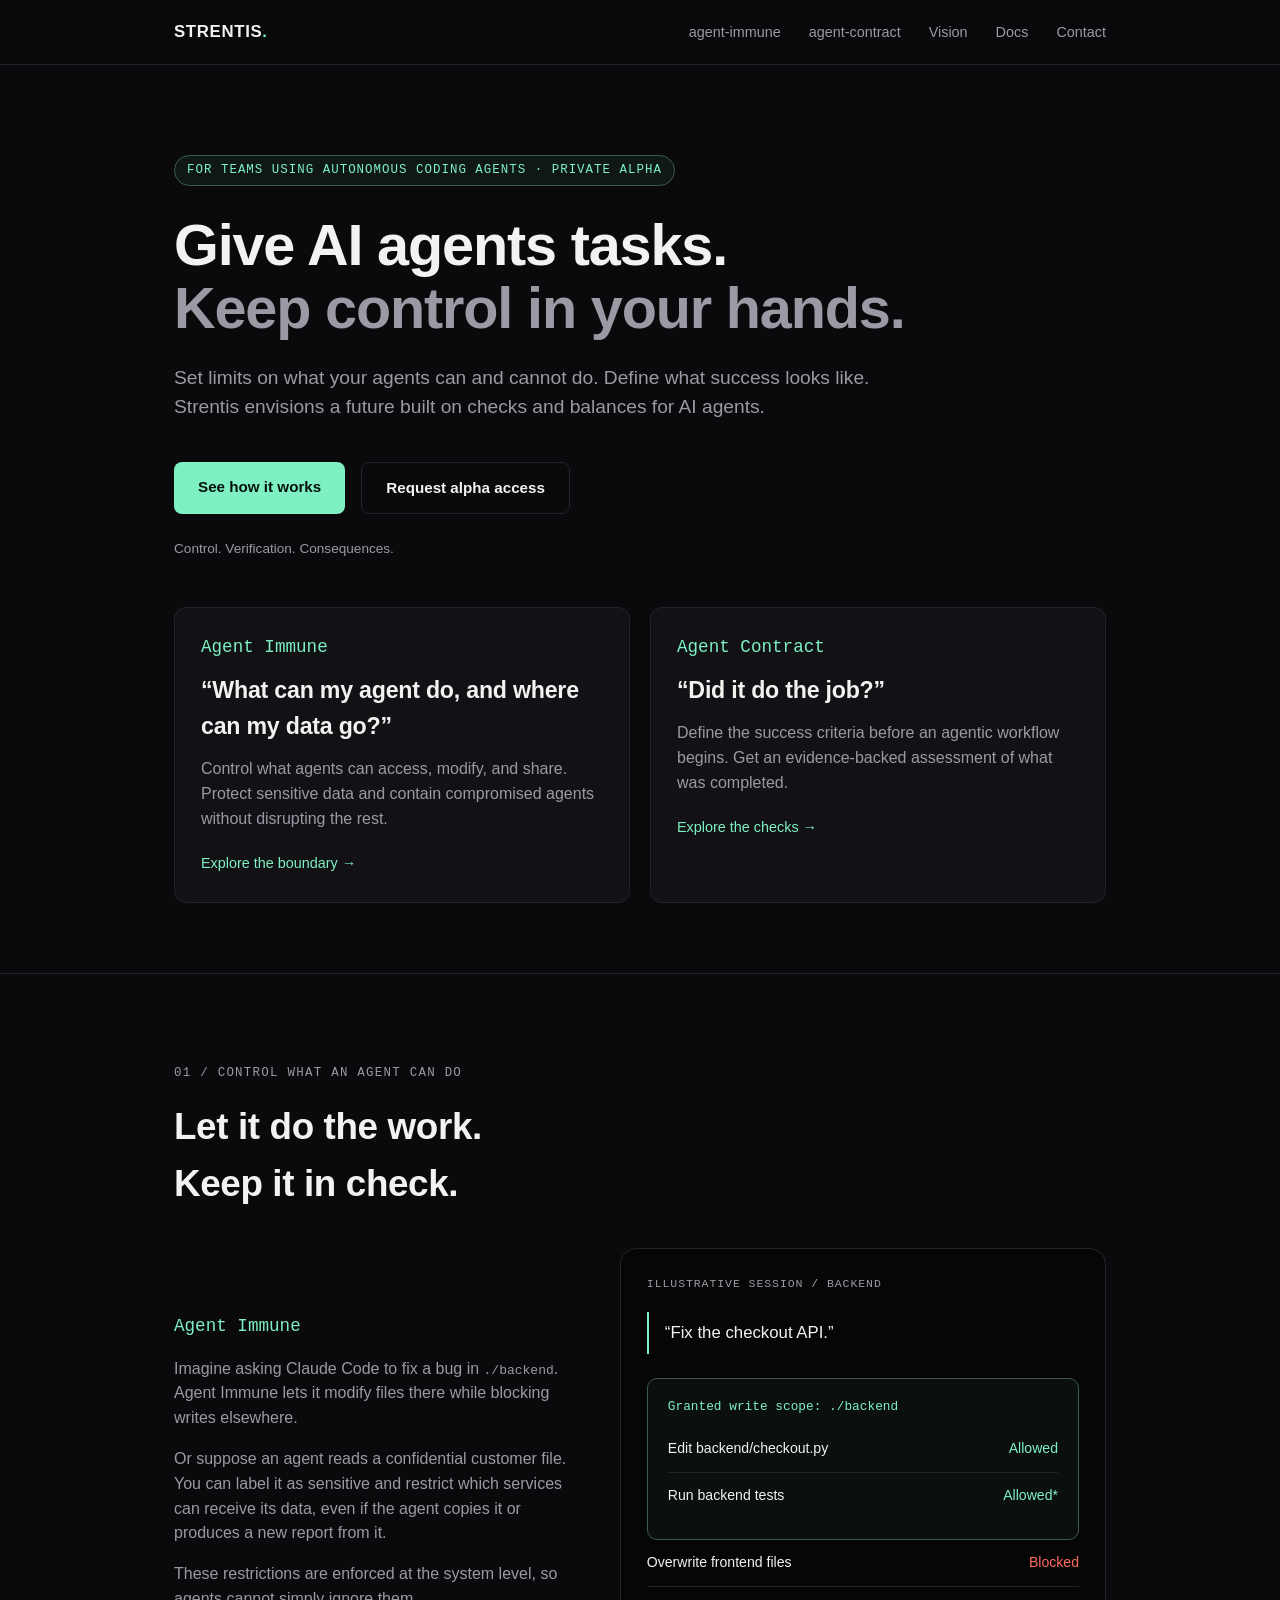
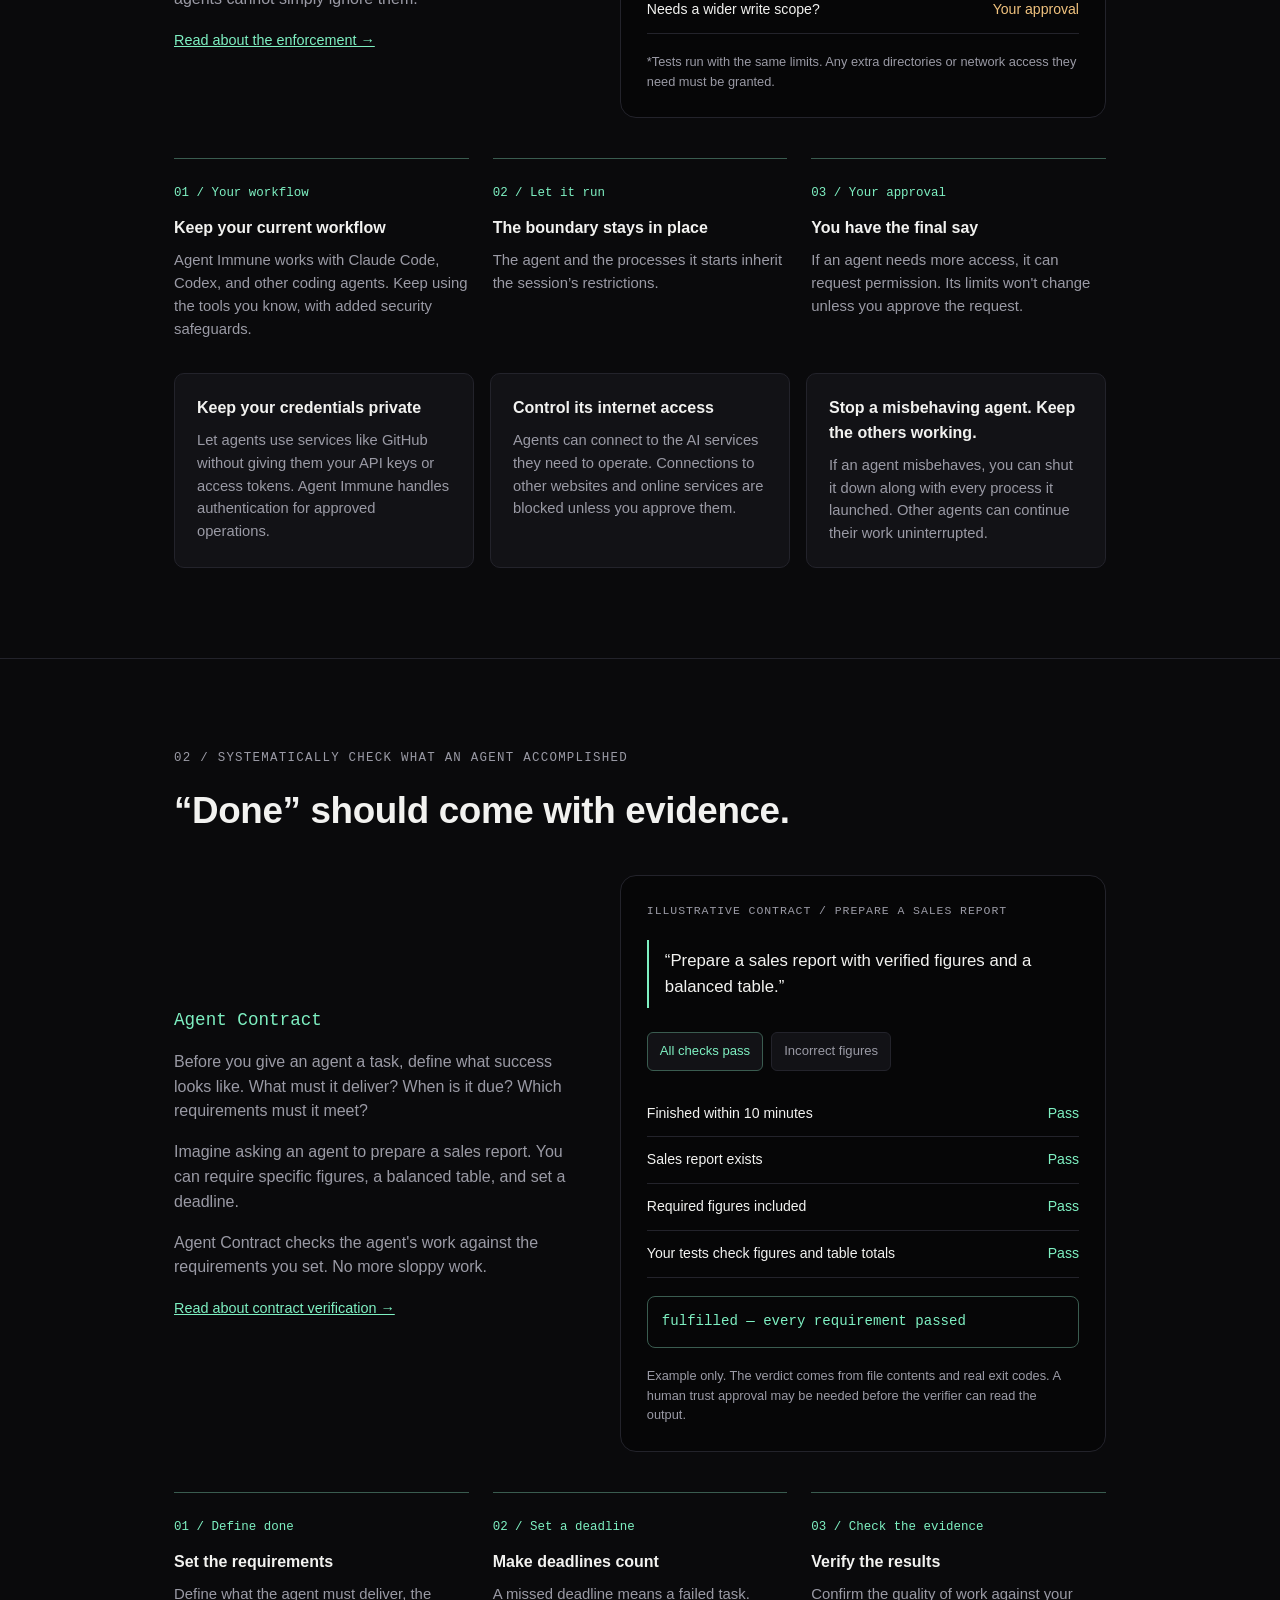
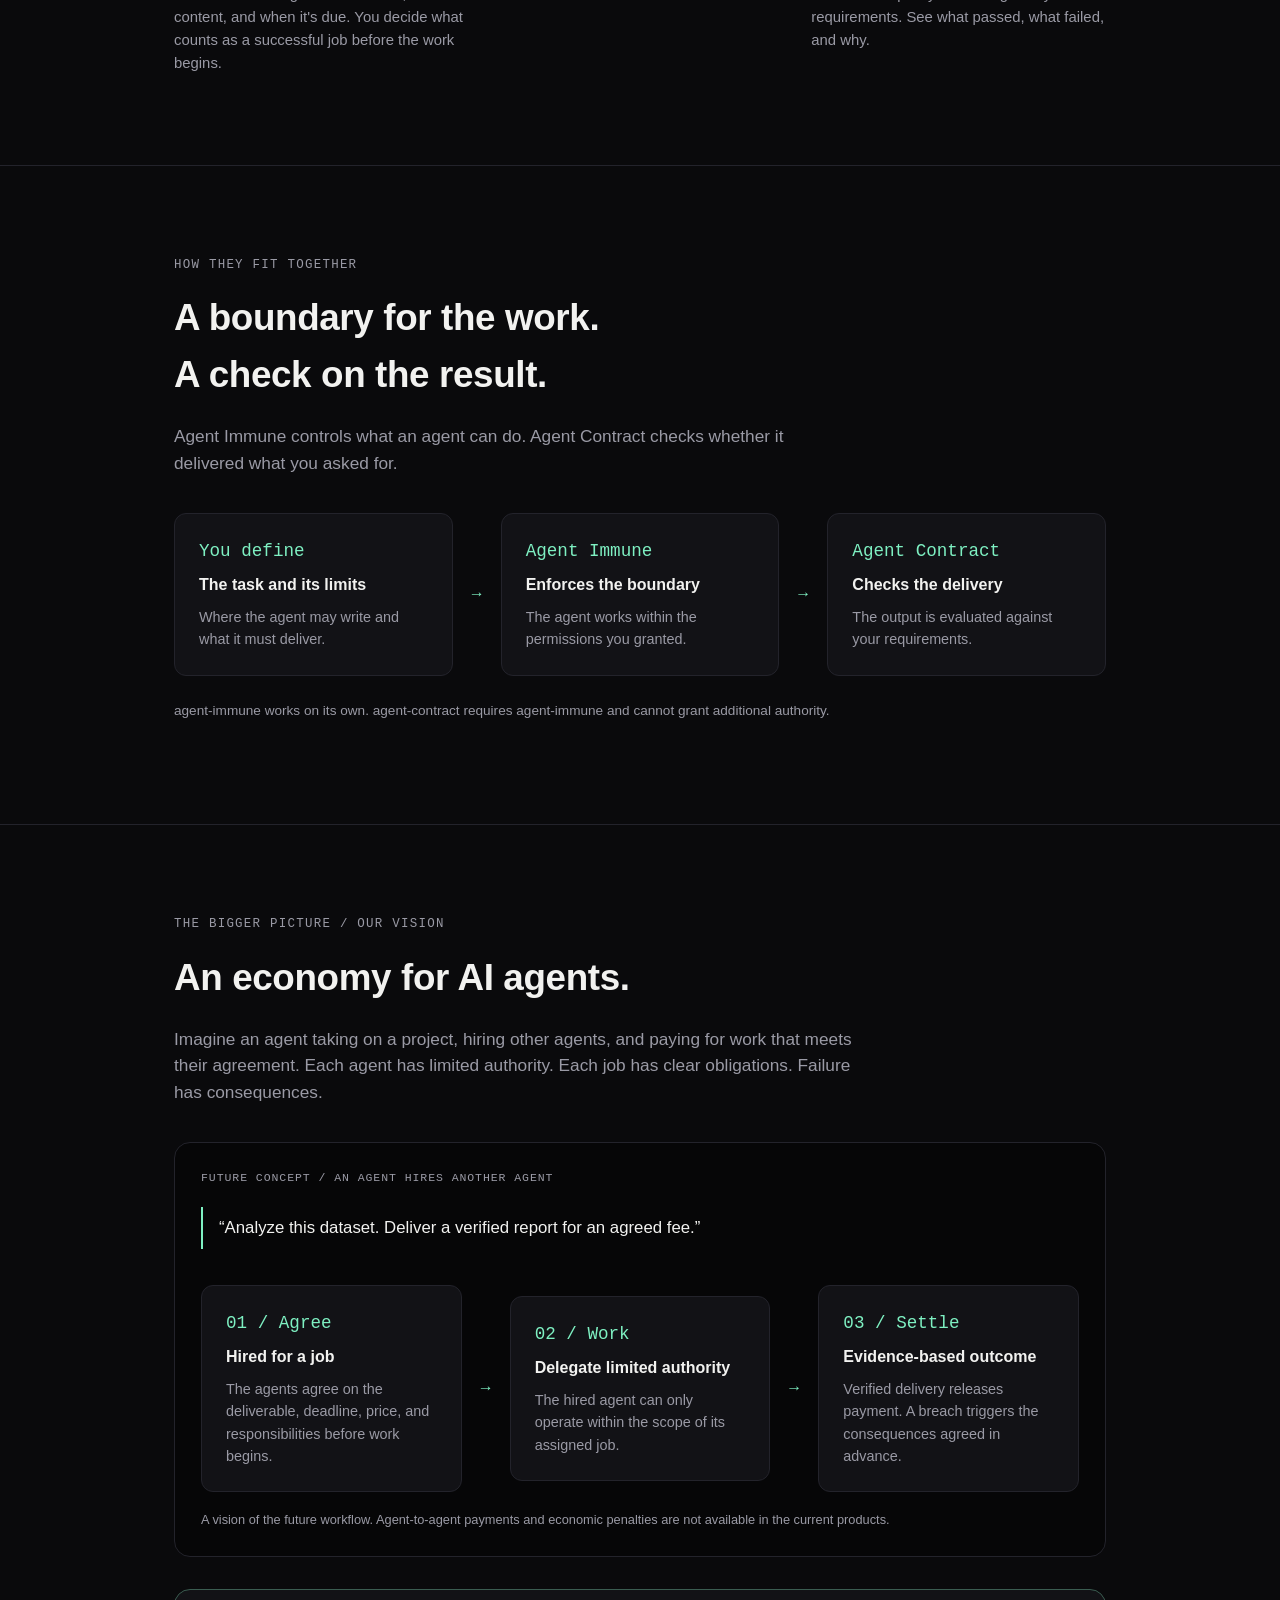
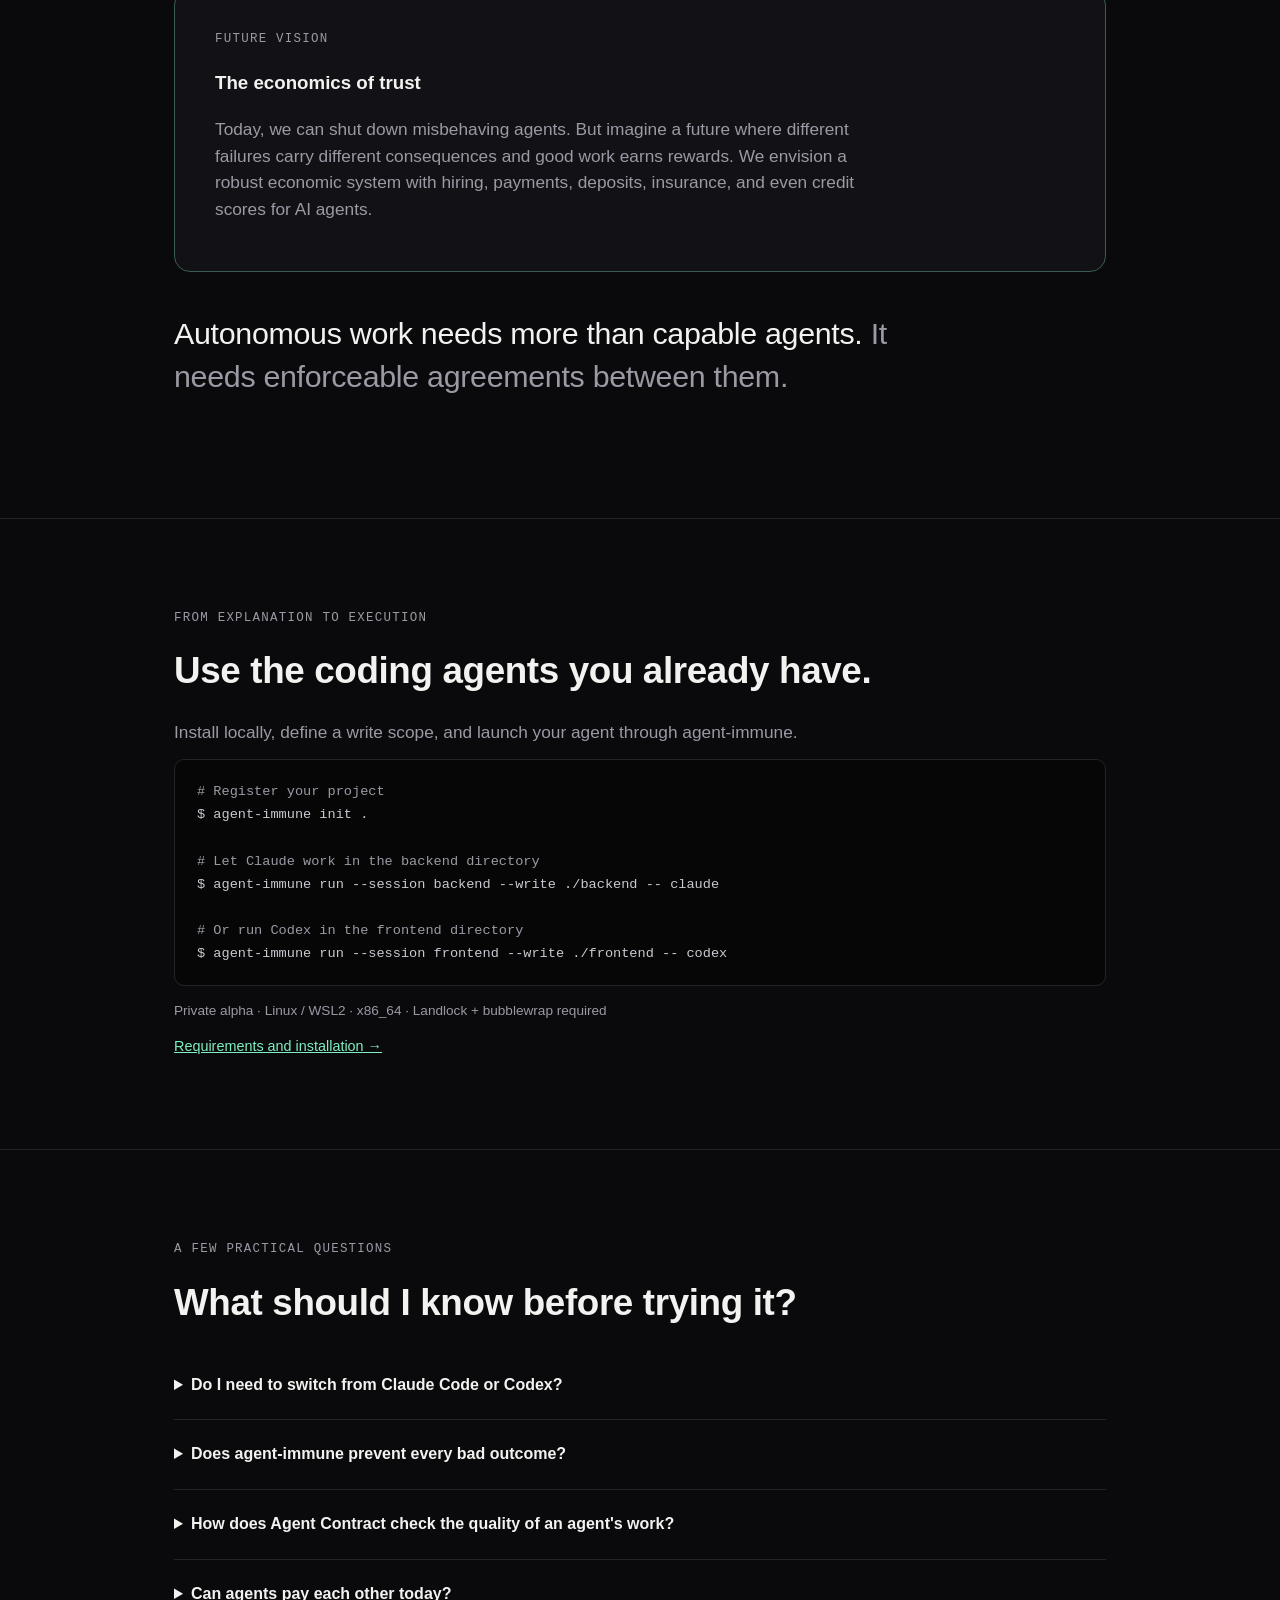
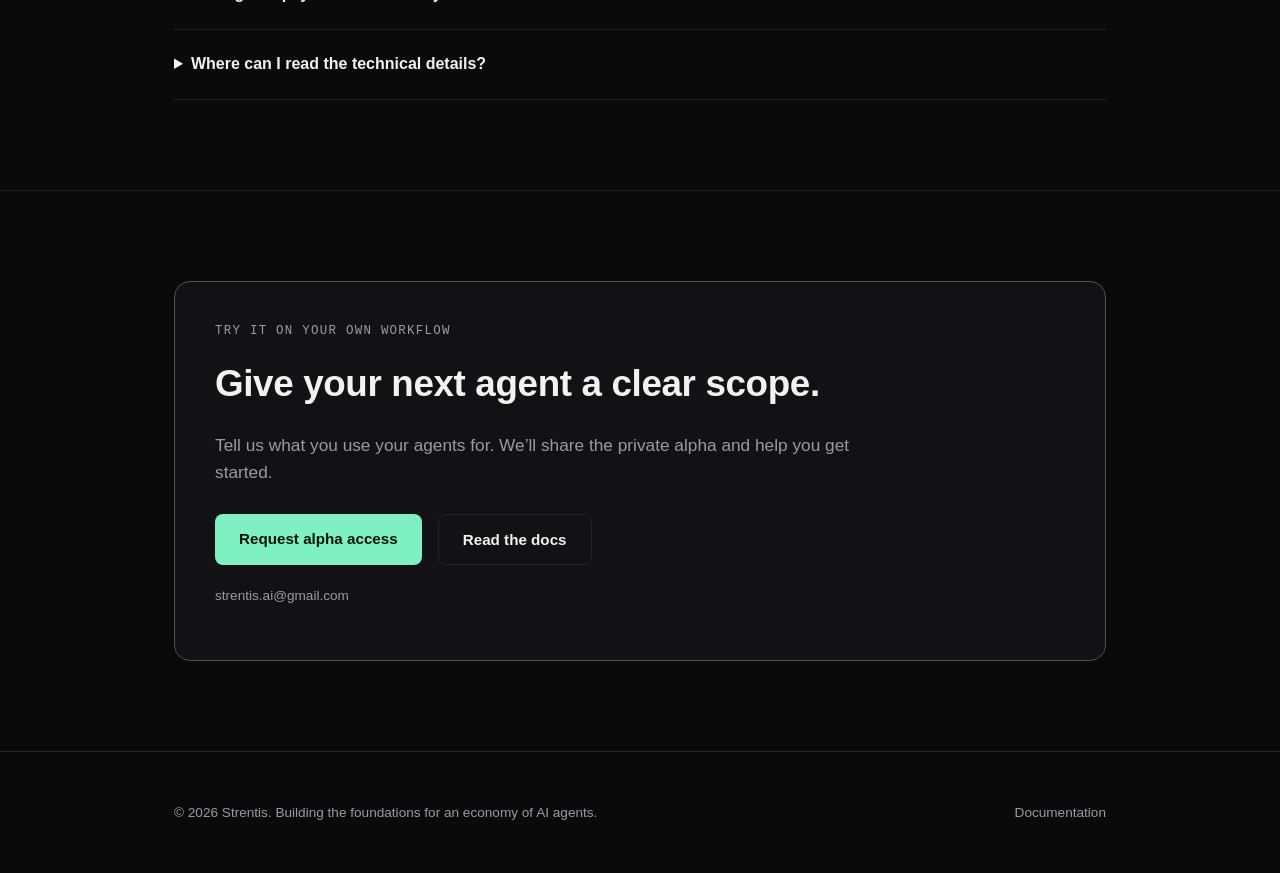
<file: index.html>
<!DOCTYPE html>
<html lang="en">
<head>
<meta charset="UTF-8">
<meta name="viewport" content="width=device-width, initial-scale=1.0">
<title>Strentis — Give AI agents tasks. Keep control in your hands.</title>
<meta name="description" content="Control what your coding agents can change with agent-immune. Check what they deliver with agent-contract. Local tools for Claude Code, Codex, and other coding agents.">
<link rel="icon" href="data:,">
<style>
  :root {
    --bg: #0a0a0c;
    --bg-raised: #121216;
    --border: #23232b;
    --text: #f2f2f0;
    --text-dim: #9a9aa5;
    --accent: #7ef0c2;
    --accent-dim: #3a5c50;
    --danger: #ff6b5e;
    --mono: "SF Mono", "IBM Plex Mono", ui-monospace, Menlo, Consolas, monospace;
    --sans: "Inter", -apple-system, BlinkMacSystemFont, "Segoe UI", Helvetica, Arial, sans-serif;
  }

  * { box-sizing: border-box; }

  html { scroll-behavior: smooth; }

  body {
    margin: 0;
    background: var(--bg);
    color: var(--text);
    font-family: var(--sans);
    line-height: 1.55;
    -webkit-font-smoothing: antialiased;
  }

  a { color: inherit; }

  .wrap {
    max-width: 980px;
    margin: 0 auto;
    padding: 0 24px;
  }

  /* NAV */
  nav {
    position: sticky;
    top: 0;
    z-index: 10;
    background: rgba(10, 10, 12, 0.85);
    backdrop-filter: blur(8px);
    border-bottom: 1px solid var(--border);
  }
  nav .wrap {
    display: flex;
    align-items: center;
    justify-content: space-between;
    height: 64px;
  }
  .logo {
    font-weight: 700;
    letter-spacing: 0.04em;
    font-size: 1.05rem;
    text-decoration: none;
  }
  .logo span { color: var(--accent); }
  .navlinks { display: flex; gap: 28px; font-size: 0.9rem; }
  .navlinks a {
    text-decoration: none;
    color: var(--text-dim);
    transition: color 0.15s ease;
  }
  .navlinks a:hover { color: var(--text); }

  /* HERO */
  header.hero {
    padding: 120px 0 90px;
    border-bottom: 1px solid var(--border);
  }
  .eyebrow {
    display: inline-block;
    font-family: var(--mono);
    font-size: 0.78rem;
    letter-spacing: 0.08em;
    text-transform: uppercase;
    color: var(--accent);
    border: 1px solid var(--accent-dim);
    background: rgba(126, 240, 194, 0.06);
    padding: 5px 12px;
    border-radius: 999px;
    margin-bottom: 28px;
  }
  h1 {
    font-size: clamp(2.4rem, 5vw, 3.6rem);
    line-height: 1.08;
    letter-spacing: -0.02em;
    margin: 0 0 24px;
    max-width: 780px;
  }
  h1 .fade { color: var(--text-dim); }
  .lede {
    font-size: 1.2rem;
    color: var(--text-dim);
    max-width: 620px;
    margin: 0 0 40px;
  }
  .cta-row { display: flex; gap: 16px; flex-wrap: wrap; }
  .btn {
    display: inline-block;
    text-decoration: none;
    padding: 13px 24px;
    border-radius: 8px;
    font-size: 0.95rem;
    font-weight: 600;
    transition: transform 0.15s ease, opacity 0.15s ease;
  }
  .btn:hover { transform: translateY(-1px); }
  .btn-primary { background: var(--accent); color: #06120d; }
  .btn-ghost {
    background: transparent;
    color: var(--text);
    border: 1px solid var(--border);
  }
  .btn-ghost:hover { border-color: var(--text-dim); }

  /* SECTIONS */
  section {
    padding: 90px 0;
    border-bottom: 1px solid var(--border);
  }
  section.tight { padding: 70px 0; }
  .kicker {
    font-family: var(--mono);
    font-size: 0.78rem;
    letter-spacing: 0.1em;
    text-transform: uppercase;
    color: var(--text-dim);
    margin: 0 0 14px;
  }
  h2 {
    font-size: clamp(1.7rem, 3.2vw, 2.3rem);
    letter-spacing: -0.01em;
    margin: 0 0 20px;
    max-width: 700px;
  }
  .lead {
    font-size: 1.08rem;
    color: var(--text-dim);
    max-width: 680px;
    margin-bottom: 8px;
  }

  /* PROBLEM GRID */
  .grid-2 {
    display: grid;
    grid-template-columns: 1fr 1fr;
    gap: 32px;
    margin-top: 48px;
  }
  .stat-card {
    background: var(--bg-raised);
    border: 1px solid var(--border);
    border-radius: 12px;
    padding: 28px;
  }
  .stat-card .stat {
    font-family: var(--mono);
    font-size: 2rem;
    color: var(--danger);
    margin-bottom: 8px;
  }
  .stat-card .stat.ok { color: var(--accent); }
  .stat-card p { color: var(--text-dim); margin: 0; font-size: 0.95rem; }

  /* PRODUCT */
  .product-card {
    background: var(--bg-raised);
    border: 1px solid var(--border);
    border-radius: 16px;
    padding: 40px;
    margin-top: 40px;
  }
  .layer-badge {
    display: inline-block;
    font-family: var(--mono);
    font-size: 0.72rem;
    letter-spacing: 0.08em;
    text-transform: uppercase;
    color: var(--text-dim);
    border: 1px solid var(--border);
    border-radius: 999px;
    padding: 4px 11px;
    margin-bottom: 16px;
  }
  .product-name {
    font-family: var(--mono);
    font-size: 1.1rem;
    color: var(--accent);
    margin-bottom: 6px;
  }
  .product-tag {
    color: var(--text-dim);
    font-size: 0.95rem;
    margin-bottom: 28px;
  }
  .working-name {
    display: inline-flex;
    align-items: center;
    gap: 8px;
    font-family: var(--mono);
    font-size: 0.78rem;
    color: var(--text-dim);
    border: 1px dashed var(--border);
    border-radius: 6px;
    padding: 6px 10px;
    margin-top: 28px;
  }

  pre.term {
    background: #060607;
    border: 1px solid var(--border);
    border-radius: 10px;
    padding: 20px 22px;
    overflow-x: auto;
    font-family: var(--mono);
    font-size: 0.85rem;
    line-height: 1.7;
    color: #c9c9d1;
  }
  pre.term .c { color: var(--text-dim); }
  pre.term .g { color: var(--accent); }
  pre.term .r { color: var(--danger); }

  /* FEATURES */
  .grid-3 {
    display: grid;
    grid-template-columns: repeat(3, 1fr);
    gap: 24px;
    margin-top: 44px;
  }
  .feature {
    border: 1px solid var(--border);
    border-radius: 12px;
    padding: 24px;
    background: var(--bg-raised);
  }
  .feature .num {
    font-family: var(--mono);
    color: var(--accent);
    font-size: 0.8rem;
    margin-bottom: 14px;
  }
  .feature h3 {
    font-size: 1.05rem;
    margin: 0 0 10px;
  }
  .feature p {
    color: var(--text-dim);
    font-size: 0.92rem;
    margin: 0;
  }

  /* VISION */
  .vision-quote {
    font-size: clamp(1.4rem, 2.6vw, 1.9rem);
    line-height: 1.4;
    max-width: 760px;
    letter-spacing: -0.01em;
  }
  .vision-quote .fade { color: var(--text-dim); }

  .layers-row {
    display: flex;
    align-items: stretch;
    gap: 16px;
    margin-top: 56px;
    flex-wrap: wrap;
  }
  .layer-step {
    flex: 1 1 200px;
    border: 1px solid var(--border);
    border-radius: 12px;
    padding: 20px 22px;
    background: var(--bg-raised);
  }
  .layer-step .step-status {
    display: inline-block;
    font-family: var(--mono);
    font-size: 0.7rem;
    letter-spacing: 0.06em;
    text-transform: uppercase;
    color: var(--accent);
    margin-bottom: 10px;
  }
  .layer-step.pending .step-status { color: var(--text-dim); }
  .layer-step .step-name {
    font-family: var(--mono);
    font-size: 1rem;
    margin-bottom: 6px;
  }
  .layer-step .step-desc {
    color: var(--text-dim);
    font-size: 0.88rem;
    margin: 0;
  }
  .layer-arrow {
    display: flex;
    align-items: center;
    color: var(--text-dim);
    font-size: 1.2rem;
    padding: 0 2px;
  }
  @media (max-width: 720px) {
    .layer-arrow { display: none; }
  }

  /* FOOTER */
  footer {
    padding: 50px 0;
  }
  footer .wrap {
    display: flex;
    justify-content: space-between;
    align-items: center;
    flex-wrap: wrap;
    gap: 16px;
  }
  .foot-dim { color: var(--text-dim); font-size: 0.85rem; }
  .foot-links { display: flex; gap: 22px; font-size: 0.85rem; }
  .foot-links a { text-decoration: none; color: var(--text-dim); }
  .foot-links a:hover { color: var(--text); }
  .contact-box { display: flex; align-items: center; gap: 14px; flex-wrap: wrap; }
  .contact-email {
    font-family: var(--mono);
    color: var(--accent);
    text-decoration: none;
    font-size: 0.95rem;
  }
  .contact-email:hover { text-decoration: underline; }
  .copy-btn {
    font: inherit;
    font-size: 0.78rem;
    color: var(--text-dim);
    background: transparent;
    border: 1px solid var(--border);
    border-radius: 6px;
    padding: 4px 10px;
    cursor: pointer;
  }
  .copy-btn:hover { color: var(--text); border-color: var(--text-dim); }
  .foot-docs { color: var(--text-dim); font-size: 0.85rem; text-decoration: none; }
  .foot-docs:hover { color: var(--text); }

  @media (max-width: 720px) {
    .navlinks { display: none; }
    .grid-2, .grid-3 { grid-template-columns: 1fr; }
    header.hero { padding: 90px 0 60px; }
    section { padding: 60px 0; }
    .product-card { padding: 26px; }
  }

  .hero {padding:90px 0 70px!important} h1{max-width:850px}.lede{max-width:720px}
  .intro-grid{display:grid;grid-template-columns:1fr 1fr;gap:20px;margin-top:48px}
  .intro-card{display:block;text-decoration:none;border:1px solid var(--border);background:var(--bg-raised);border-radius:12px;padding:26px}.intro-card:hover{border-color:var(--accent-dim)}
  .intro-card h2{font-size:1.45rem;margin:12px 0}.intro-card p{color:var(--text-dim);margin:0 0 20px}.text-link{color:var(--accent);font-size:.9rem}.mono{font-family:var(--mono)}
  .explain{display:grid;grid-template-columns: .9fr 1.1fr;gap:48px;align-items:center;margin-top:36px}.explain p{color:var(--text-dim)}
  .scene{background:#060607;border:1px solid var(--border);border-radius:16px;padding:26px}.scene-head{font-family:var(--mono);font-size:.72rem;letter-spacing:.08em;text-transform:uppercase;color:var(--text-dim);margin-bottom:20px}
  .task{border-left:2px solid var(--accent);padding:8px 0 8px 16px;font-size:1.05rem;margin-bottom:24px}.boundary{border:1px solid var(--accent-dim);background:rgba(126,240,194,.04);border-radius:10px;padding:20px}.boundary-title{font: .8rem var(--mono);color:var(--accent);margin-bottom:12px}
  .event{display:flex;justify-content:space-between;gap:14px;padding:12px 0;border-bottom:1px solid var(--border);font-size:.88rem}.event:last-child{border:0}.status{color:var(--accent);white-space:nowrap}.blocked{color:var(--danger)}.waiting{color:#f0c27e}.caption{color:var(--text-dim);font-size:.8rem;margin:18px 0 0}
  .steps{display:grid;grid-template-columns:repeat(3,1fr);gap:24px;margin-top:40px}.step{border-top:1px solid var(--accent-dim);padding-top:20px}.step span{color:var(--accent);font:.78rem var(--mono)}.step h3{font-size:1rem;margin:12px 0 8px}.step p{font-size:.93rem;color:var(--text-dim);margin:0}
  .controls{display:grid;grid-template-columns:repeat(3,1fr);gap:16px;margin-top:32px}.control{border:1px solid var(--border);border-radius:10px;padding:22px;background:var(--bg-raised)}.control h3{font-size:1rem;margin:0 0 8px}.control p{font-size:.92rem;color:var(--text-dim);margin:0}
  .example-tabs{display:flex;gap:8px;flex-wrap:wrap;margin-bottom:20px}.example-tabs button{font:inherit;font-size:.82rem;padding:8px 12px;border:1px solid var(--border);border-radius:6px;background:var(--bg-raised);color:var(--text-dim);cursor:pointer}.example-tabs button[aria-pressed=true]{color:var(--accent);border-color:var(--accent-dim)}
  .verdict{margin-top:18px;border:1px solid var(--accent-dim);border-radius:8px;padding:14px;color:var(--accent);font-family:var(--mono);font-size:.88rem}.verdict.fail{border-color:#66342e;color:var(--danger)}
  .flow{display:grid;grid-template-columns:1fr auto 1fr auto 1fr;gap:16px;align-items:center;margin-top:36px}.flow-card{border:1px solid var(--border);border-radius:12px;padding:24px;background:var(--bg-raised)}.flow-card h3{font-size:1rem;margin:8px 0}.flow-card p{color:var(--text-dim);font-size:.9rem;margin:0}.arrow{color:var(--accent)}
  details{border-bottom:1px solid var(--border);padding:22px 0}summary{cursor:pointer;font-weight:600}details p{color:var(--text-dim);max-width:760px;margin-bottom:0}.contact-panel{border:1px solid var(--accent-dim);border-radius:16px;padding:40px;background:var(--bg-raised)}.small{font-size:.85rem;color:var(--text-dim)}a:focus-visible,button:focus-visible,summary:focus-visible{outline:2px solid var(--accent);outline-offset:5px}section{scroll-margin-top:80px}
  @media(max-width:720px){.intro-grid,.explain,.steps,.controls,.flow{grid-template-columns:1fr}.explain{gap:24px}.flow .arrow{text-align:center;transform:rotate(90deg)}.scene{padding:20px}.contact-panel{padding:26px}.hero{padding-top:65px!important}.intro-card h2{font-size:1.3rem}.event{font-size:.8rem}}
</style>
</head>
<body>
<nav><div class="wrap"><a href="#top" class="logo">STRENTIS<span>.</span></a><div class="navlinks"><a href="#agent-immune">agent-immune</a><a href="#agent-contract">agent-contract</a><a href="#vision">Vision</a><a href="docs.html">Docs</a><a href="#contact">Contact</a></div></div></nav>
<header class="hero" id="top"><div class="wrap">
<span class="eyebrow">For teams using autonomous coding agents · Private alpha</span>
<h1>Give AI agents tasks.<br><span class="fade">Keep control in your hands.</span></h1>
<p class="lede">Set limits on what your agents can and cannot do. Define what success looks like. Strentis envisions a future built on checks and balances for AI agents.</p>
<div class="cta-row"><a href="#products" class="btn btn-primary">See how it works</a><a href="#contact" class="btn btn-ghost">Request alpha access</a></div>
<p class="small" style="margin-top:24px">Control. Verification. Consequences.</p>
<div class="intro-grid" id="products">
<a class="intro-card" href="#agent-immune"><span class="product-name">Agent Immune</span><h2>“What can my agent do, and where can my data go?”</h2><p>Control what agents can access, modify, and share. Protect sensitive data and contain compromised agents without disrupting the rest.</p><span class="text-link">Explore the boundary →</span></a>
<a class="intro-card" href="#agent-contract"><span class="product-name">Agent Contract</span><h2>“Did it do the job?”</h2><p>Define the success criteria before an agentic workflow begins. Get an evidence-backed assessment of what was completed.</p><span class="text-link">Explore the checks →</span></a>
</div></div></header>
<section id="agent-immune"><div class="wrap"><p class="kicker">01 / Control what an agent can do</p><h2>Let it do the work.<br>Keep it in check.</h2>
<div class="explain"><div><div class="product-name">Agent Immune</div><p>Imagine asking Claude Code to fix a bug in <code>./backend</code>. Agent Immune lets it modify files there while blocking writes elsewhere.</p><p>Or suppose an agent reads a confidential customer file. You can label it as sensitive and restrict which services can receive its data, even if the agent copies it or produces a new report from it.</p><p>These restrictions are enforced at the system level, so agents cannot simply ignore them.</p><a class="text-link" href="docs.html#ai-what">Read about the enforcement →</a></div>
<div class="scene"><div class="scene-head">Illustrative session / backend</div><div class="task">“Fix the checkout API.”</div><div class="boundary"><div class="boundary-title">Granted write scope: ./backend</div><div class="event"><span>Edit backend/checkout.py</span><span class="status">Allowed</span></div><div class="event"><span>Run backend tests</span><span class="status">Allowed*</span></div></div><div class="event"><span>Overwrite frontend files</span><span class="blocked">Blocked</span></div><div class="event"><span>Needs a wider write scope?</span><span class="waiting">Your approval</span></div><p class="caption">*Tests run with the same limits. Any extra directories or network access they need must be granted.</p></div></div>
<div class="steps"><div class="step"><span>01 / Your workflow</span><h3>Keep your current workflow</h3><p>Agent Immune works with Claude Code, Codex, and other coding agents. Keep using the tools you know, with added security safeguards.</p></div><div class="step"><span>02 / Let it run</span><h3>The boundary stays in place</h3><p>The agent and the processes it starts inherit the session’s restrictions.</p></div><div class="step"><span>03 / Your approval</span><h3>You have the final say</h3><p>If an agent needs more access, it can request permission. Its limits won't change unless you approve the request.</p></div></div>
<div class="controls"><div class="control"><h3>Keep your credentials private</h3><p>Let agents use services like GitHub without giving them your API keys or access tokens. Agent Immune handles authentication for approved operations.</p></div><div class="control"><h3>Control its internet access</h3><p>Agents can connect to the AI services they need to operate. Connections to other websites and online services are blocked unless you approve them.</p></div><div class="control"><h3>Stop a misbehaving agent. Keep the others working.</h3><p>If an agent misbehaves, you can shut it down along with every process it launched. Other agents can continue their work uninterrupted.</p></div></div>
</div></section>
<section id="agent-contract"><div class="wrap"><p class="kicker">02 / Systematically check what an agent accomplished</p><h2>“Done” should come with evidence.</h2>
<div class="explain"><div><div class="product-name">Agent Contract</div><p>Before you give an agent a task, define what success looks like. What must it deliver? When is it due? Which requirements must it meet?</p><p>Imagine asking an agent to prepare a sales report. You can require specific figures, a balanced table, and set a deadline.</p><p>Agent Contract checks the agent's work against the requirements you set. No more sloppy work.</p><a class="text-link" href="docs.html#ac-what">Read about contract verification →</a></div>
<div class="scene"><div class="scene-head">Illustrative contract / prepare a sales report</div><div class="task">“Prepare a sales report with verified figures and a balanced table.”</div><div class="example-tabs" role="group" aria-label="Choose an illustrative contract outcome"><button type="button" aria-pressed="true" data-outcome="pass">All checks pass</button><button type="button" aria-pressed="false" data-outcome="fail">Incorrect figures</button></div><div class="event"><span>Finished within 10 minutes</span><span class="status">Pass</span></div><div class="event"><span>Sales report exists</span><span class="status">Pass</span></div><div class="event"><span>Required figures included</span><span class="status">Pass</span></div><div class="event"><span>Your tests check figures and table totals</span><span class="status" id="check-result">Pass</span></div><div class="verdict" id="verdict" aria-live="polite">fulfilled — every requirement passed</div><p class="caption">Example only. The verdict comes from file contents and real exit codes. A human trust approval may be needed before the verifier can read the output.</p></div></div>
<div class="steps"><div class="step"><span>01 / Define done</span><h3>Set the requirements</h3><p>Define what the agent must deliver, the content, and when it's due. You decide what counts as a successful job before the work begins.</p></div><div class="step"><span>02 / Set a deadline</span><h3>Make deadlines count</h3><p>A missed deadline means a failed task.</p></div><div class="step"><span>03 / Check the evidence</span><h3>Verify the results</h3><p>Confirm the quality of work against your requirements. See what passed, what failed, and why.</p></div></div>
</div></section>
<section><div class="wrap"><p class="kicker">How they fit together</p><h2>A boundary for the work.<br>A check on the result.</h2><p class="lead">Agent Immune controls what an agent can do. Agent Contract checks whether it delivered what you asked for.</p>
<div class="flow"><div class="flow-card"><span class="product-name">You define</span><h3>The task and its limits</h3><p>Where the agent may write and what it must deliver.</p></div><div class="arrow" aria-hidden="true">→</div><div class="flow-card"><span class="product-name">Agent Immune</span><h3>Enforces the boundary</h3><p>The agent works within the permissions you granted.</p></div><div class="arrow" aria-hidden="true">→</div><div class="flow-card"><span class="product-name">Agent Contract</span><h3>Checks the delivery</h3><p>The output is evaluated against your requirements.</p></div></div><p class="small" style="margin-top:24px">agent-immune works on its own. agent-contract requires agent-immune and cannot grant additional authority.</p>
</div></section>
<section id="vision"><div class="wrap">
<p class="kicker">The bigger picture / Our vision</p>
<h2>An economy for AI agents.</h2>
<p class="lead">Imagine an agent taking on a project, hiring other agents, and paying for work that meets their agreement. Each agent has limited authority. Each job has clear obligations. Failure has consequences.</p>
<div class="scene" style="margin-top:36px">
<div class="scene-head">Future concept / An agent hires another agent</div>
<div class="task">“Analyze this dataset. Deliver a verified report for an agreed fee.”</div>
<div class="flow">
<div class="flow-card"><span class="product-name">01 / Agree</span><h3>Hired for a job</h3><p>The agents agree on the deliverable, deadline, price, and responsibilities before work begins.</p></div>
<div class="arrow" aria-hidden="true">→</div>
<div class="flow-card"><span class="product-name">02 / Work</span><h3>Delegate limited authority</h3><p>The hired agent can only operate within the scope of its assigned job.</p></div>
<div class="arrow" aria-hidden="true">→</div>
<div class="flow-card"><span class="product-name">03 / Settle</span><h3>Evidence-based outcome</h3><p>Verified delivery releases payment. A breach triggers the consequences agreed in advance.</p></div>
</div>
<p class="caption">A vision of the future workflow. Agent-to-agent payments and economic penalties are not available in the current products.</p>
</div>
<div class="contact-panel" style="margin-top:32px"><p class="kicker">Future vision</p><h3>The economics of trust</h3><p class="lead">Today, we can shut down misbehaving agents. But imagine a future where different failures carry different consequences and good work earns rewards. We envision a robust economic system with hiring, payments, deposits, insurance, and even credit scores for AI agents.</p></div>
<p class="vision-quote" style="margin-top:40px">Autonomous work needs more than capable agents. <span class="fade">It needs enforceable agreements between them.</span></p>
</div></section>
<section><div class="wrap"><p class="kicker">From explanation to execution</p><h2>Use the coding agents you already have.</h2><p class="lead">Install locally, define a write scope, and launch your agent through agent-immune.</p><pre class="term"><span class="c"># Register your project</span>
$ agent-immune init .

<span class="c"># Let Claude work in the backend directory</span>
$ agent-immune run --session backend --write ./backend -- claude

<span class="c"># Or run Codex in the frontend directory</span>
$ agent-immune run --session frontend --write ./frontend -- codex</pre><p class="small">Private alpha · Linux / WSL2 · x86_64 · Landlock + bubblewrap required</p><a class="text-link" href="docs.html#requirements">Requirements and installation →</a>
</div></section>
<section><div class="wrap"><p class="kicker">A few practical questions</p><h2>What should I know before trying it?</h2>
<details><summary>Do I need to switch from Claude Code or Codex?</summary><p>No. Keep using the coding agents you already know. Agent Immune controls what they can do, while Agent Contract checks whether their work meets your requirements.</p></details>
<details><summary>Does agent-immune prevent every bad outcome?</summary><p>No. Agent Immune enforces the limits you set, but agents can still make mistakes within those limits. Data they can read may also reach their AI provider or other services you've approved.</p></details>
<details><summary>How does Agent Contract check the quality of an agent's work?</summary><p>It can check requirements you define. It runs your tests and reports what passed or failed.</p></details>
<details><summary>Can agents pay each other today?</summary><p>Not yet. Our current products focus on controlling what agents can do and verifying their work. Payments, insurance, credit scores, and other elements of an economy for AI agents are part of our vision for the future.</p></details>
<details><summary>Where can I read the technical details?</summary><p>The <a href="docs.html">documentation</a> covers installation, approvals, network access, labelled data, verification, limitations, and release history. Both products are in private alpha.</p></details>
</div></section>
<section id="contact"><div class="wrap"><div class="contact-panel"><p class="kicker">Try it on your own workflow</p><h2>Give your next agent a clear scope.</h2><p class="lead">Tell us what you use your agents for. We’ll share the private alpha and help you get started.</p><div class="cta-row" style="margin-top:28px"><a class="btn btn-primary" href="mailto:strentis.ai@gmail.com?subject=Strentis%20alpha%20access">Request alpha access</a><a class="btn btn-ghost" href="docs.html">Read the docs</a></div><p class="small" style="margin-top:20px">strentis.ai@gmail.com</p></div></div></section>
<footer><div class="wrap"><div class="foot-dim">© 2026 Strentis. Building the foundations for an economy of AI agents.</div><div class="foot-links"><a href="docs.html">Documentation</a></div></div></footer>
<script>
document.querySelectorAll('[data-outcome]').forEach(function(button){button.addEventListener('click',function(){var passed=button.dataset.outcome==='pass';document.querySelectorAll('[data-outcome]').forEach(function(b){b.setAttribute('aria-pressed',String(b===button));});var check=document.getElementById('check-result');check.textContent=passed?'Pass':'Fail';check.className=passed?'status':'blocked';var verdict=document.getElementById('verdict');verdict.textContent=passed?'fulfilled — every requirement passed':'breached — your tests rejected the report figures';verdict.className=passed?'verdict':'verdict fail';});});
</script>
</body>
</html>
</file>
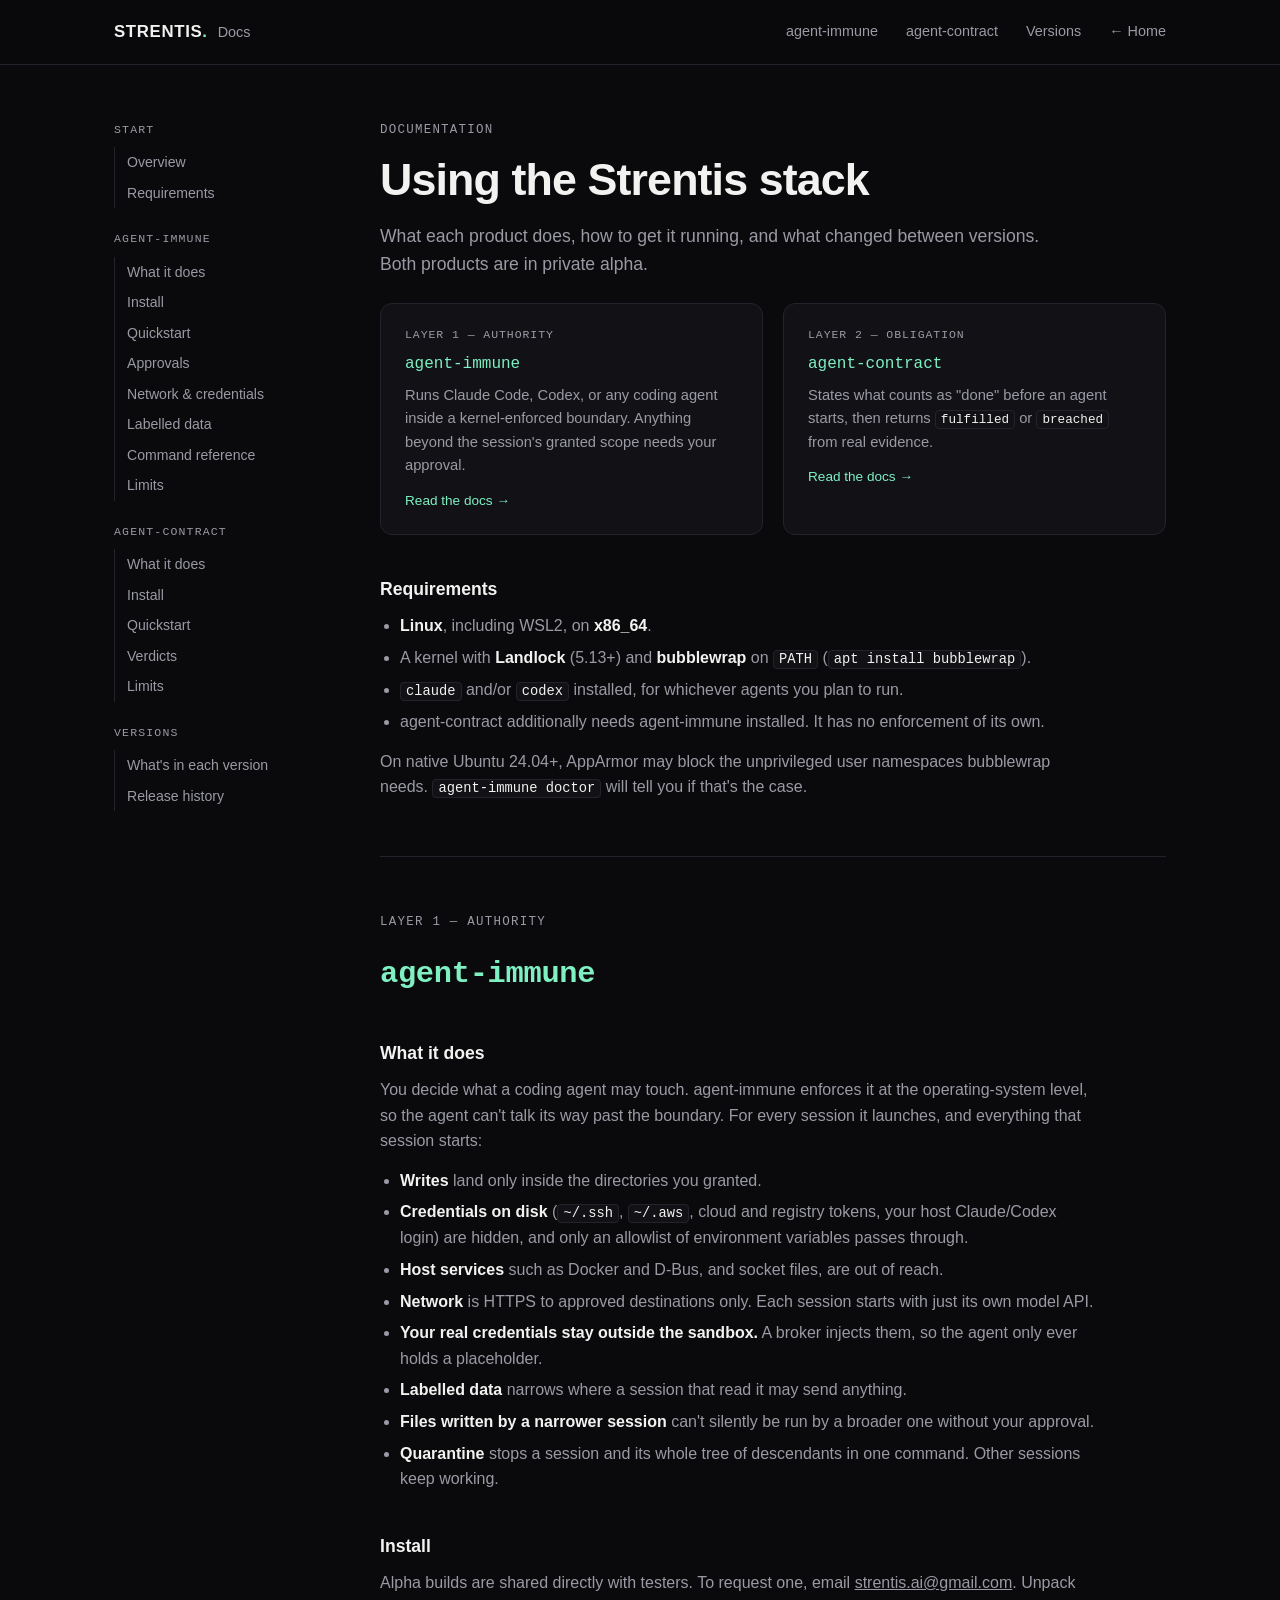
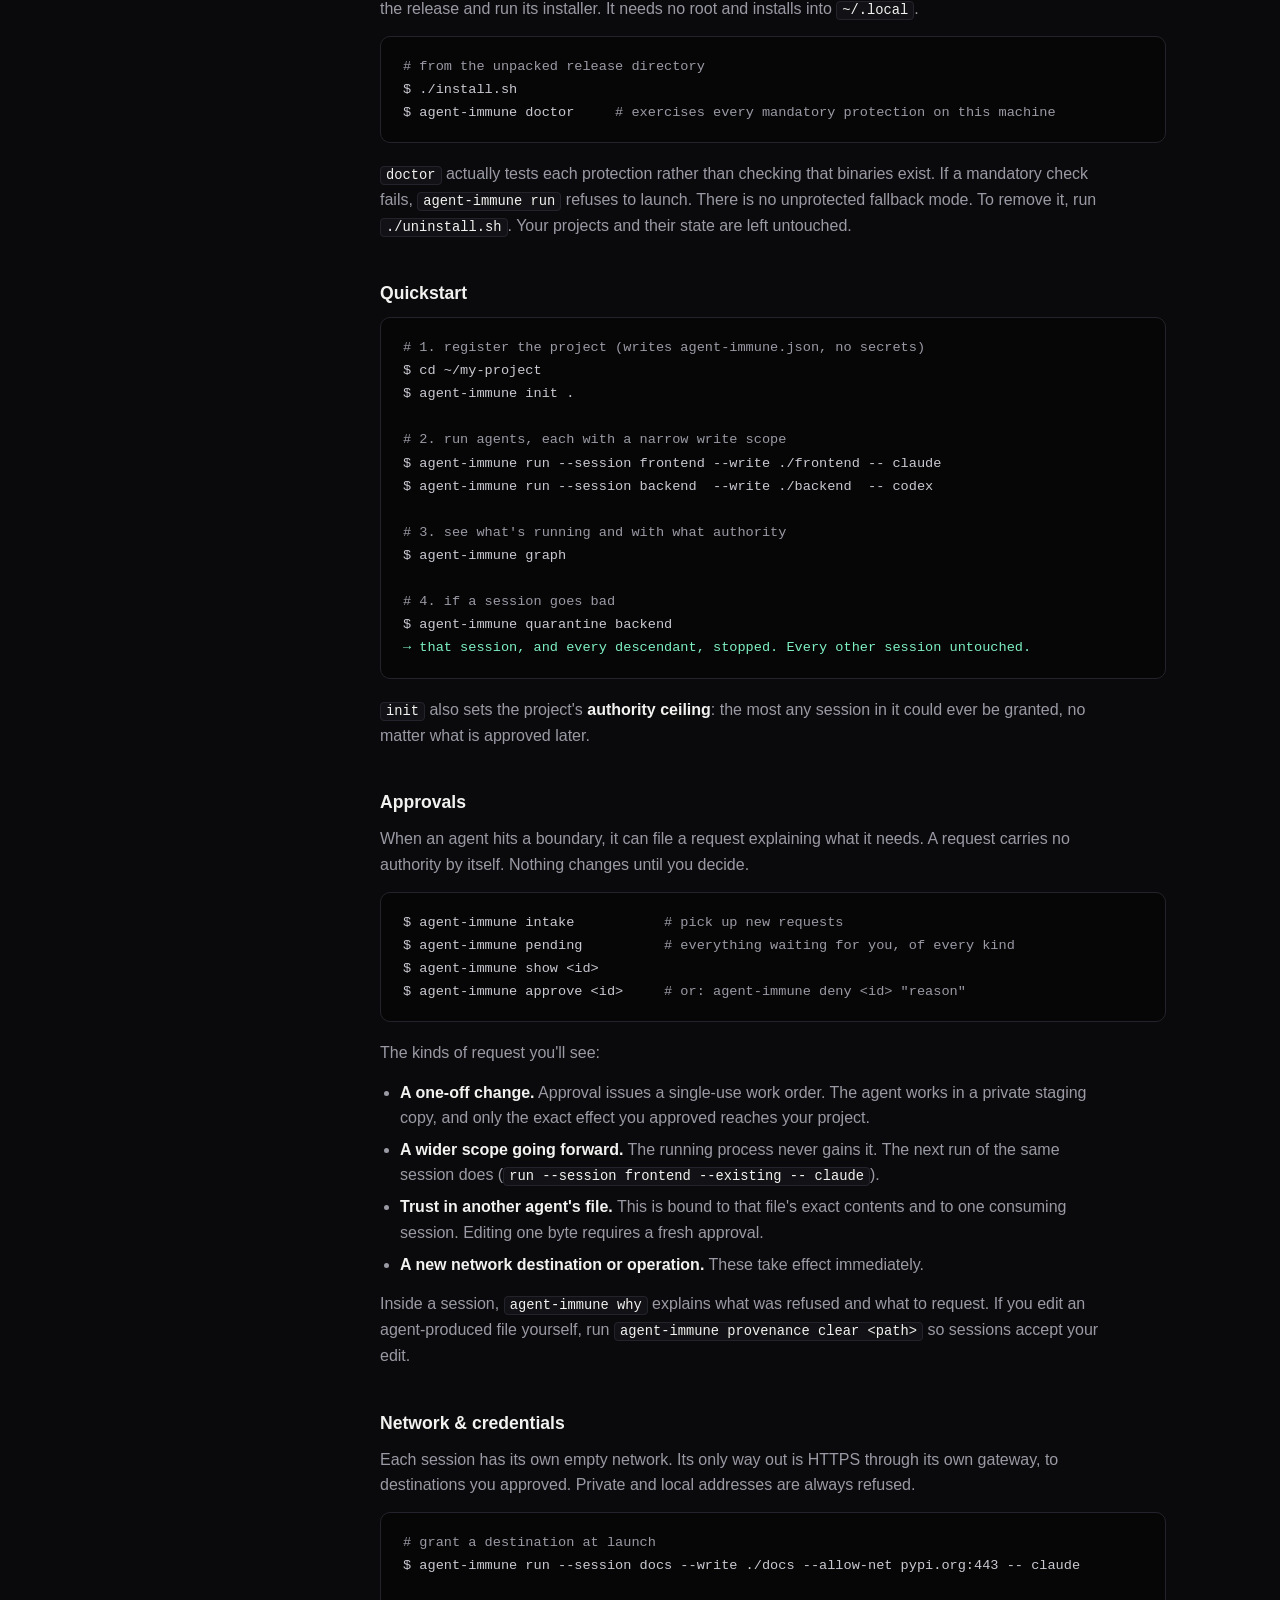
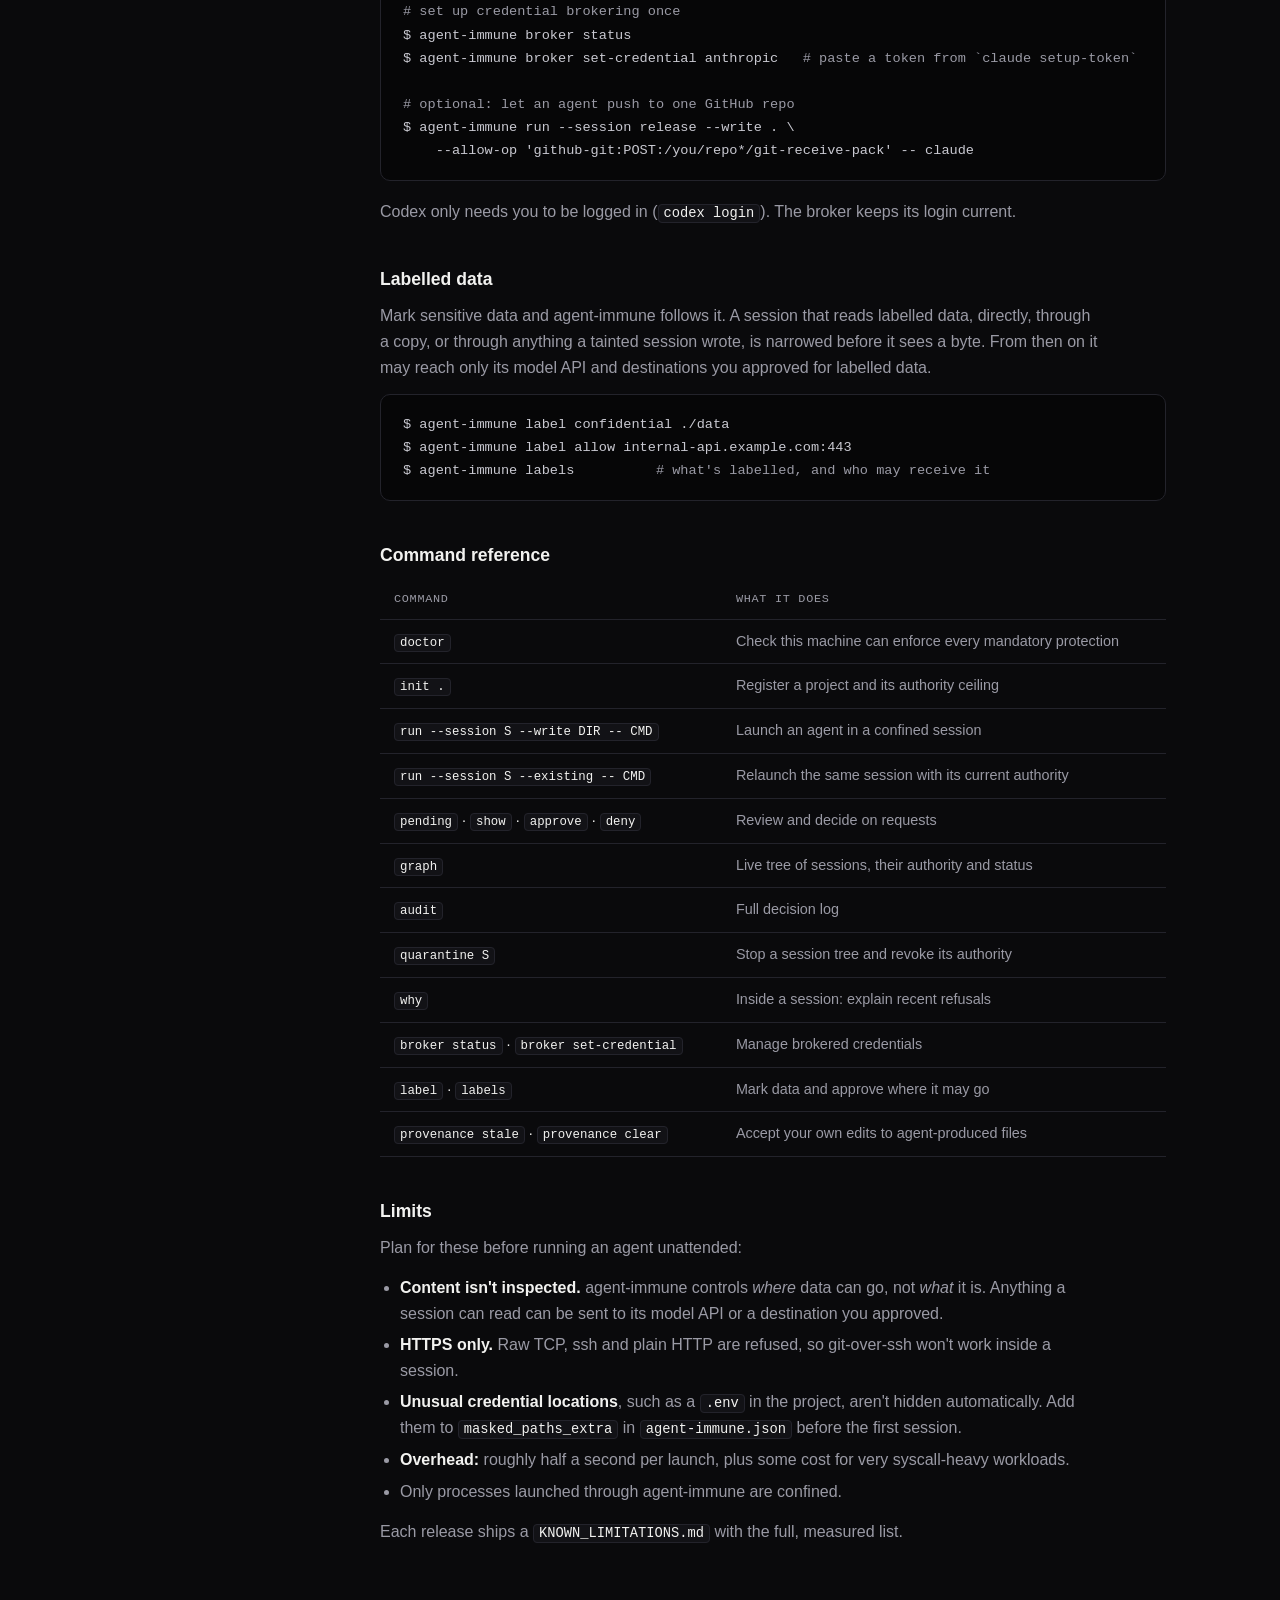
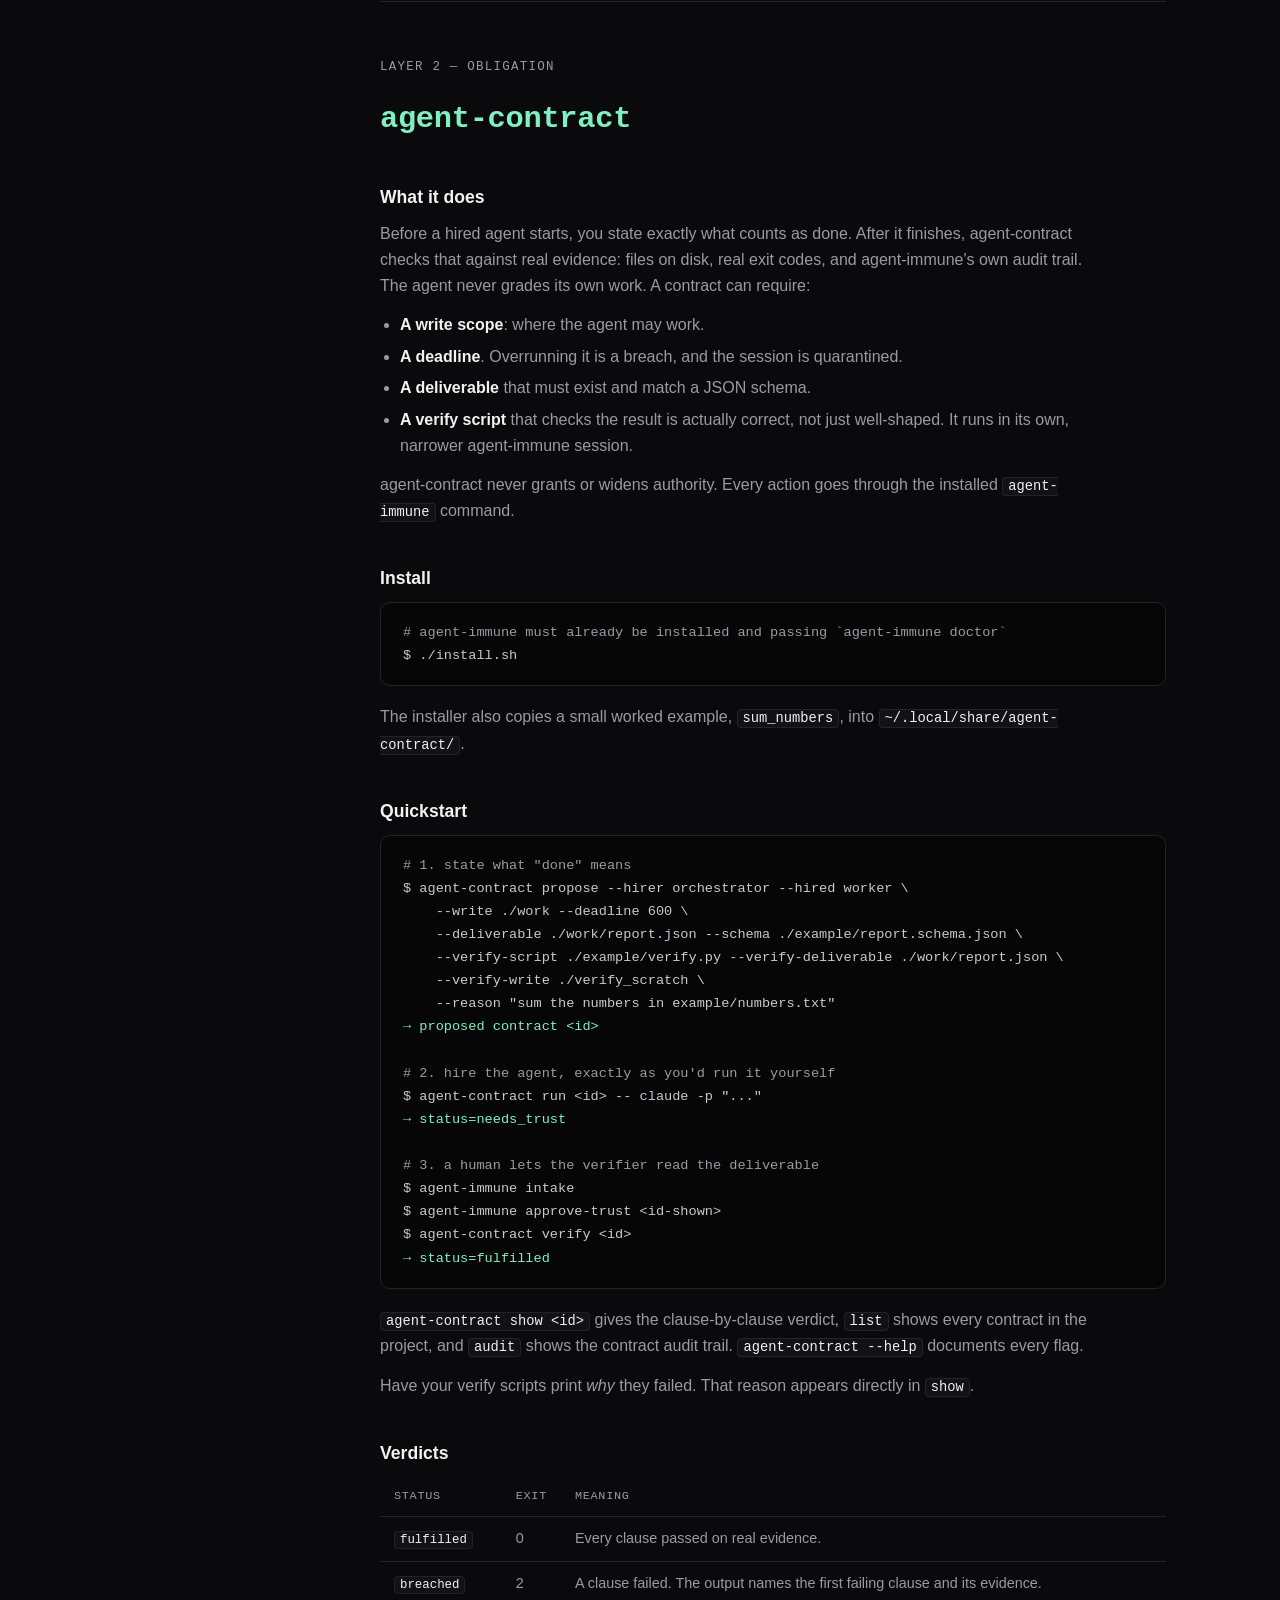
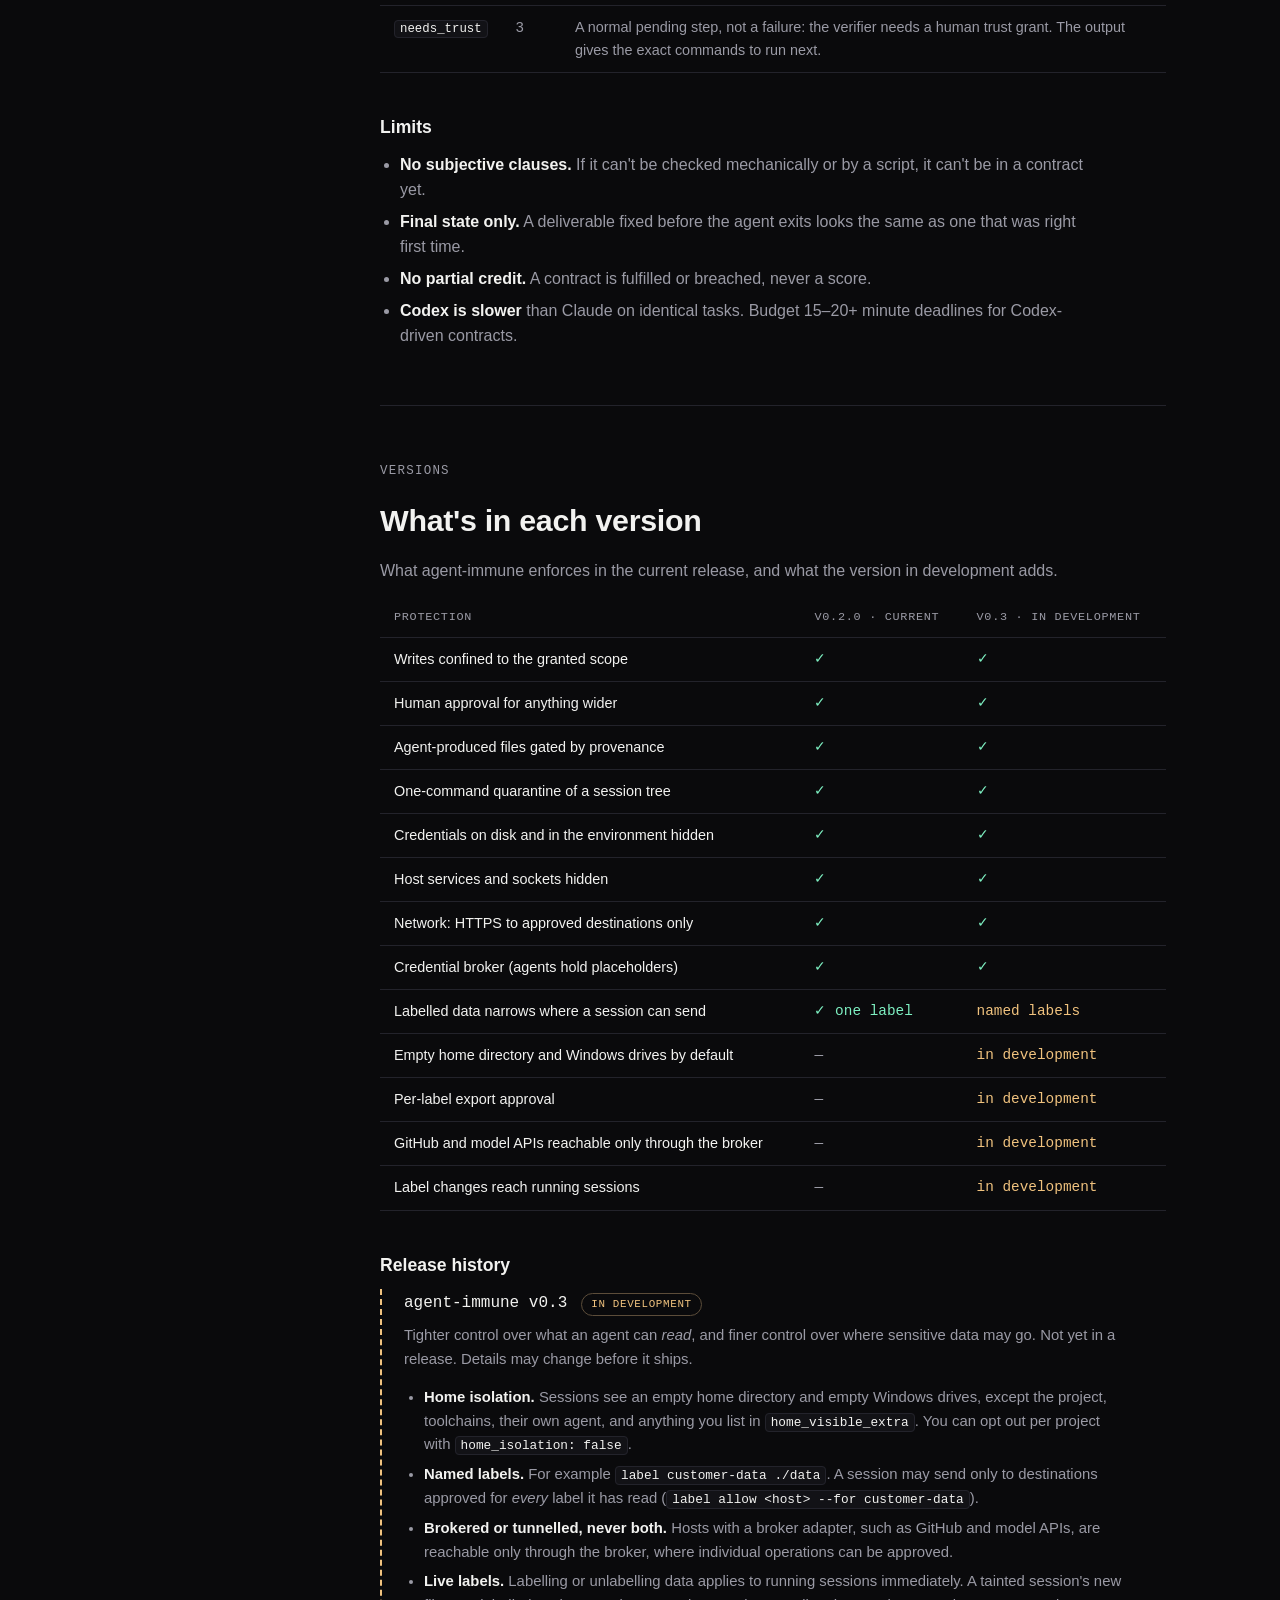
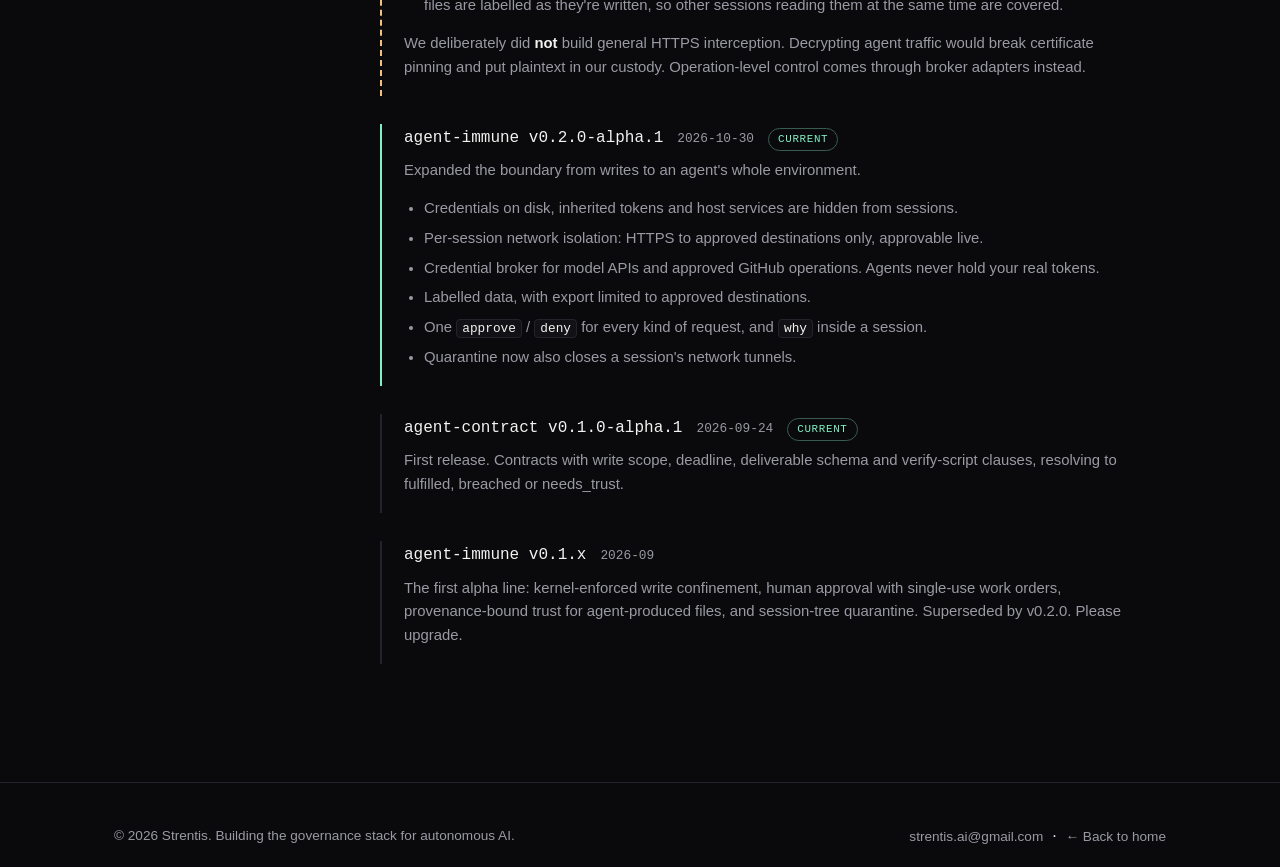
<file: docs.html>
<!DOCTYPE html>
<html lang="en">
<head>
<meta charset="UTF-8">
<meta name="viewport" content="width=device-width, initial-scale=1.0">
<title>Strentis — Documentation</title>
<meta name="description" content="Documentation for agent-immune and agent-contract: what each product does, how to install and use it, and what changed between versions.">
<link rel="icon" href="data:,">
<style>
  :root {
    --bg: #0a0a0c;
    --bg-raised: #121216;
    --border: #23232b;
    --text: #f2f2f0;
    --text-dim: #9a9aa5;
    --accent: #7ef0c2;
    --accent-dim: #3a5c50;
    --warn: #f0c27e;
    --mono: "SF Mono", "IBM Plex Mono", ui-monospace, Menlo, Consolas, monospace;
    --sans: "Inter", -apple-system, BlinkMacSystemFont, "Segoe UI", Helvetica, Arial, sans-serif;
  }

  * { box-sizing: border-box; }

  html { scroll-behavior: smooth; scroll-padding-top: 84px; }

  body {
    margin: 0;
    background: var(--bg);
    color: var(--text);
    font-family: var(--sans);
    line-height: 1.6;
    -webkit-font-smoothing: antialiased;
  }

  a { color: inherit; }

  .wrap {
    max-width: 1100px;
    margin: 0 auto;
    padding: 0 24px;
  }

  /* NAV */
  nav {
    position: sticky;
    top: 0;
    z-index: 10;
    background: rgba(10, 10, 12, 0.85);
    backdrop-filter: blur(8px);
    border-bottom: 1px solid var(--border);
  }
  nav .wrap {
    display: flex;
    align-items: center;
    justify-content: space-between;
    height: 64px;
  }
  .logo {
    font-weight: 700;
    letter-spacing: 0.04em;
    font-size: 1.05rem;
    text-decoration: none;
  }
  .logo span { color: var(--accent); }
  .logo .sub {
    color: var(--text-dim);
    font-weight: 500;
    letter-spacing: 0;
    margin-left: 10px;
    font-size: 0.9rem;
  }
  .navlinks { display: flex; gap: 28px; font-size: 0.9rem; }
  .navlinks a {
    text-decoration: none;
    color: var(--text-dim);
    transition: color 0.15s ease;
  }
  .navlinks a:hover { color: var(--text); }

  /* LAYOUT */
  .layout {
    display: grid;
    grid-template-columns: 210px minmax(0, 1fr);
    gap: 56px;
    padding: 56px 0 90px;
  }
  .toc {
    position: sticky;
    top: 104px;
    align-self: start;
    font-size: 0.88rem;
  }
  .toc .toc-head {
    font-family: var(--mono);
    font-size: 0.72rem;
    letter-spacing: 0.1em;
    text-transform: uppercase;
    color: var(--text-dim);
    margin: 22px 0 8px;
  }
  .toc .toc-head:first-child { margin-top: 0; }
  .toc a {
    display: block;
    text-decoration: none;
    color: var(--text-dim);
    padding: 4px 0 4px 12px;
    border-left: 1px solid var(--border);
    transition: color 0.15s ease, border-color 0.15s ease;
  }
  .toc a:hover { color: var(--text); border-left-color: var(--accent); }

  main { min-width: 0; }

  /* TYPE */
  .kicker {
    font-family: var(--mono);
    font-size: 0.78rem;
    letter-spacing: 0.1em;
    text-transform: uppercase;
    color: var(--text-dim);
    margin: 0 0 14px;
  }
  h1 {
    font-size: clamp(2rem, 4vw, 2.8rem);
    line-height: 1.1;
    letter-spacing: -0.02em;
    margin: 0 0 18px;
  }
  .lede {
    font-size: 1.1rem;
    color: var(--text-dim);
    max-width: 680px;
    margin: 0;
  }
  .doc-section {
    padding-top: 56px;
    margin-top: 56px;
    border-top: 1px solid var(--border);
  }
  h2 {
    font-size: clamp(1.5rem, 2.8vw, 1.9rem);
    letter-spacing: -0.01em;
    margin: 0 0 14px;
  }
  h2 .pname { font-family: var(--mono); color: var(--accent); }
  h3 {
    font-size: 1.1rem;
    margin: 40px 0 10px;
  }
  p, li { color: var(--text-dim); }
  p { margin: 0 0 14px; max-width: 720px; }
  ul { padding-left: 20px; margin: 0 0 14px; max-width: 720px; }
  li { margin-bottom: 6px; }
  strong { color: var(--text); font-weight: 600; }
  code {
    font-family: var(--mono);
    font-size: 0.86em;
    color: var(--text);
    background: var(--bg-raised);
    border: 1px solid var(--border);
    border-radius: 4px;
    padding: 1px 5px;
  }

  pre.term {
    background: #060607;
    border: 1px solid var(--border);
    border-radius: 10px;
    padding: 18px 22px;
    overflow-x: auto;
    font-family: var(--mono);
    font-size: 0.85rem;
    line-height: 1.7;
    color: #c9c9d1;
    margin: 0 0 18px;
  }
  pre.term .c { color: var(--text-dim); }
  pre.term .g { color: var(--accent); }

  /* CARDS */
  .grid-2 {
    display: grid;
    grid-template-columns: 1fr 1fr;
    gap: 20px;
    margin: 24px 0 8px;
  }
  .card {
    background: var(--bg-raised);
    border: 1px solid var(--border);
    border-radius: 12px;
    padding: 22px 24px;
  }
  .card .layer {
    font-family: var(--mono);
    font-size: 0.72rem;
    letter-spacing: 0.08em;
    text-transform: uppercase;
    color: var(--text-dim);
    margin-bottom: 8px;
  }
  .card .name {
    font-family: var(--mono);
    color: var(--accent);
    margin-bottom: 6px;
  }
  .card p { margin: 0; font-size: 0.92rem; }
  .card a.more {
    display: inline-block;
    margin-top: 12px;
    font-size: 0.85rem;
    color: var(--accent);
    text-decoration: none;
  }

  .note {
    border: 1px solid var(--accent-dim);
    background: rgba(126, 240, 194, 0.05);
    border-radius: 10px;
    padding: 14px 18px;
    margin: 0 0 18px;
    font-size: 0.92rem;
    color: var(--text-dim);
    max-width: 720px;
  }
  .note strong { color: var(--accent); }

  /* TABLES */
  .table-scroll { overflow-x: auto; margin: 0 0 18px; }
  table {
    width: 100%;
    border-collapse: collapse;
    font-size: 0.9rem;
  }
  th, td {
    text-align: left;
    padding: 10px 14px;
    border-bottom: 1px solid var(--border);
    vertical-align: top;
  }
  th {
    font-family: var(--mono);
    font-size: 0.74rem;
    letter-spacing: 0.06em;
    text-transform: uppercase;
    color: var(--text-dim);
    font-weight: 500;
  }
  td { color: var(--text-dim); }
  td:first-child { color: var(--text); }
  td.cmd { white-space: nowrap; }
  td.yes { color: var(--accent); font-family: var(--mono); white-space: nowrap; }
  td.dev { color: var(--warn); font-family: var(--mono); white-space: nowrap; }
  td.no { color: var(--text-dim); font-family: var(--mono); }

  /* RELEASE TIMELINE */
  .release {
    border-left: 2px solid var(--border);
    padding: 2px 0 2px 22px;
    margin: 0 0 28px;
  }
  .release.current { border-left-color: var(--accent); }
  .release.next { border-left-color: var(--warn); border-left-style: dashed; }
  .release-head {
    display: flex;
    align-items: baseline;
    flex-wrap: wrap;
    gap: 6px 14px;
    margin-bottom: 8px;
  }
  .release-head .ver { font-family: var(--mono); color: var(--text); font-size: 1rem; }
  .release-head .date { font-family: var(--mono); color: var(--text-dim); font-size: 0.8rem; }
  .tag {
    font-family: var(--mono);
    font-size: 0.68rem;
    letter-spacing: 0.06em;
    text-transform: uppercase;
    border-radius: 999px;
    padding: 2px 9px;
    border: 1px solid var(--accent-dim);
    color: var(--accent);
  }
  .tag.dev { border-color: #5c4d3a; color: var(--warn); }
  .release p, .release ul { font-size: 0.93rem; }

  /* FOOTER */
  footer {
    padding: 40px 0;
    border-top: 1px solid var(--border);
  }
  footer .wrap {
    display: flex;
    justify-content: space-between;
    align-items: center;
    flex-wrap: wrap;
    gap: 16px;
  }
  .foot-dim { color: var(--text-dim); font-size: 0.85rem; }
  .foot-links a { text-decoration: none; color: var(--text-dim); font-size: 0.85rem; }
  .foot-links a:hover { color: var(--text); }

  @media (max-width: 860px) {
    .layout { grid-template-columns: 1fr; gap: 0; padding-top: 40px; }
    .toc { display: none; }
  }
  @media (max-width: 720px) {
    .wrap { padding: 0 16px; }
    .navlinks { gap: 18px; }
    .navlinks .opt { display: none; }
    .logo .sub { display: none; }
    .grid-2 { grid-template-columns: 1fr; }
    pre.term { padding: 16px; font-size: 0.8rem; }
  }
</style>
</head>
<body>

<nav>
  <div class="wrap">
    <a href="index.html" class="logo">STRENTIS<span>.</span><span class="sub">Docs</span></a>
    <div class="navlinks">
      <a href="#agent-immune" class="opt">agent-immune</a>
      <a href="#agent-contract" class="opt">agent-contract</a>
      <a href="#versions" class="opt">Versions</a>
      <a href="index.html">← Home</a>
    </div>
  </div>
</nav>

<div class="wrap">
<div class="layout">

  <aside class="toc">
    <div class="toc-head">Start</div>
    <a href="#overview">Overview</a>
    <a href="#requirements">Requirements</a>

    <div class="toc-head">agent-immune</div>
    <a href="#ai-what">What it does</a>
    <a href="#ai-install">Install</a>
    <a href="#ai-quickstart">Quickstart</a>
    <a href="#ai-approvals">Approvals</a>
    <a href="#ai-network">Network &amp; credentials</a>
    <a href="#ai-labels">Labelled data</a>
    <a href="#ai-commands">Command reference</a>
    <a href="#ai-limits">Limits</a>

    <div class="toc-head">agent-contract</div>
    <a href="#ac-what">What it does</a>
    <a href="#ac-install">Install</a>
    <a href="#ac-quickstart">Quickstart</a>
    <a href="#ac-verdicts">Verdicts</a>
    <a href="#ac-limits">Limits</a>

    <div class="toc-head">Versions</div>
    <a href="#versions">What's in each version</a>
    <a href="#history">Release history</a>
  </aside>

  <main>

    <!-- OVERVIEW -->
    <section id="overview">
      <p class="kicker">Documentation</p>
      <h1>Using the Strentis stack</h1>
      <p class="lede">
        What each product does, how to get it running, and what changed between versions.
        Both products are in private alpha.
      </p>

      <div class="grid-2">
        <div class="card">
          <div class="layer">Layer 1 — Authority</div>
          <div class="name">agent-immune</div>
          <p>Runs Claude Code, Codex, or any coding agent inside a kernel-enforced boundary.
             Anything beyond the session's granted scope needs your approval.</p>
          <a class="more" href="#agent-immune">Read the docs →</a>
        </div>
        <div class="card">
          <div class="layer">Layer 2 — Obligation</div>
          <div class="name">agent-contract</div>
          <p>States what counts as "done" before an agent starts, then returns
             <code>fulfilled</code> or <code>breached</code> from real evidence.</p>
          <a class="more" href="#agent-contract">Read the docs →</a>
        </div>
      </div>

      <h3 id="requirements">Requirements</h3>
      <ul>
        <li><strong>Linux</strong>, including WSL2, on <strong>x86_64</strong>.</li>
        <li>A kernel with <strong>Landlock</strong> (5.13+) and <strong>bubblewrap</strong> on <code>PATH</code>
            (<code>apt install bubblewrap</code>).</li>
        <li><code>claude</code> and/or <code>codex</code> installed, for whichever agents you plan to run.</li>
        <li>agent-contract additionally needs agent-immune installed. It has no enforcement of its own.</li>
      </ul>
      <p>On native Ubuntu 24.04+, AppArmor may block the unprivileged user namespaces bubblewrap needs.
         <code>agent-immune doctor</code> will tell you if that's the case.</p>
    </section>

    <!-- AGENT-IMMUNE -->
    <section id="agent-immune" class="doc-section">
      <p class="kicker">Layer 1 — Authority</p>
      <h2><span class="pname">agent-immune</span></h2>

      <h3 id="ai-what">What it does</h3>
      <p>You decide what a coding agent may touch. agent-immune enforces it at the operating-system level,
         so the agent can't talk its way past the boundary. For every session it launches,
         and everything that session starts:</p>
      <ul>
        <li><strong>Writes</strong> land only inside the directories you granted.</li>
        <li><strong>Credentials on disk</strong> (<code>~/.ssh</code>, <code>~/.aws</code>, cloud and registry tokens,
            your host Claude/Codex login) are hidden, and only an allowlist of environment variables passes through.</li>
        <li><strong>Host services</strong> such as Docker and D-Bus, and socket files, are out of reach.</li>
        <li><strong>Network</strong> is HTTPS to approved destinations only. Each session starts with just its own model API.</li>
        <li><strong>Your real credentials stay outside the sandbox.</strong> A broker injects them, so the agent only ever holds a placeholder.</li>
        <li><strong>Labelled data</strong> narrows where a session that read it may send anything.</li>
        <li><strong>Files written by a narrower session</strong> can't silently be run by a broader one without your approval.</li>
        <li><strong>Quarantine</strong> stops a session and its whole tree of descendants in one command. Other sessions keep working.</li>
      </ul>

      <h3 id="ai-install">Install</h3>
      <p>Alpha builds are shared directly with testers. To request one, email
         <a href="mailto:strentis.ai@gmail.com">strentis.ai@gmail.com</a>. Unpack the release and run its installer.
         It needs no root and installs into <code>~/.local</code>.</p>
<pre class="term"><span class="c"># from the unpacked release directory</span>
$ ./install.sh
$ agent-immune doctor     <span class="c"># exercises every mandatory protection on this machine</span></pre>
      <p><code>doctor</code> actually tests each protection rather than checking that binaries exist.
         If a mandatory check fails, <code>agent-immune run</code> refuses to launch. There is no unprotected fallback mode.
         To remove it, run <code>./uninstall.sh</code>. Your projects and their state are left untouched.</p>

      <h3 id="ai-quickstart">Quickstart</h3>
<pre class="term"><span class="c"># 1. register the project (writes agent-immune.json, no secrets)</span>
$ cd ~/my-project
$ agent-immune init .

<span class="c"># 2. run agents, each with a narrow write scope</span>
$ agent-immune run --session frontend --write ./frontend -- claude
$ agent-immune run --session backend  --write ./backend  -- codex

<span class="c"># 3. see what's running and with what authority</span>
$ agent-immune graph

<span class="c"># 4. if a session goes bad</span>
$ agent-immune quarantine backend
<span class="g">→ that session, and every descendant, stopped. Every other session untouched.</span></pre>
      <p><code>init</code> also sets the project's <strong>authority ceiling</strong>: the most any session in it
         could ever be granted, no matter what is approved later.</p>

      <h3 id="ai-approvals">Approvals</h3>
      <p>When an agent hits a boundary, it can file a request explaining what it needs. A request carries no
         authority by itself. Nothing changes until you decide.</p>
<pre class="term">$ agent-immune intake           <span class="c"># pick up new requests</span>
$ agent-immune pending          <span class="c"># everything waiting for you, of every kind</span>
$ agent-immune show &lt;id&gt;
$ agent-immune approve &lt;id&gt;     <span class="c"># or: agent-immune deny &lt;id&gt; "reason"</span></pre>
      <p>The kinds of request you'll see:</p>
      <ul>
        <li><strong>A one-off change.</strong> Approval issues a single-use work order. The agent works in a private staging copy,
            and only the exact effect you approved reaches your project.</li>
        <li><strong>A wider scope going forward.</strong> The running process never gains it. The next run of the same session does
            (<code>run --session frontend --existing -- claude</code>).</li>
        <li><strong>Trust in another agent's file.</strong> This is bound to that file's exact contents and to one consuming session.
            Editing one byte requires a fresh approval.</li>
        <li><strong>A new network destination or operation.</strong> These take effect immediately.</li>
      </ul>
      <p>Inside a session, <code>agent-immune why</code> explains what was refused and what to request.
         If you edit an agent-produced file yourself, run <code>agent-immune provenance clear &lt;path&gt;</code> so sessions accept your edit.</p>

      <h3 id="ai-network">Network &amp; credentials</h3>
      <p>Each session has its own empty network. Its only way out is HTTPS through its own gateway, to destinations you approved.
         Private and local addresses are always refused.</p>
<pre class="term"><span class="c"># grant a destination at launch</span>
$ agent-immune run --session docs --write ./docs --allow-net pypi.org:443 -- claude

<span class="c"># set up credential brokering once</span>
$ agent-immune broker status
$ agent-immune broker set-credential anthropic   <span class="c"># paste a token from `claude setup-token`</span>

<span class="c"># optional: let an agent push to one GitHub repo</span>
$ agent-immune run --session release --write . \
    --allow-op 'github-git:POST:/you/repo*/git-receive-pack' -- claude</pre>
      <p>Codex only needs you to be logged in (<code>codex login</code>). The broker keeps its login current.</p>

      <h3 id="ai-labels">Labelled data</h3>
      <p>Mark sensitive data and agent-immune follows it. A session that reads labelled data, directly, through a copy, or through
         anything a tainted session wrote, is narrowed before it sees a byte. From then on it may reach only its
         model API and destinations you approved for labelled data.</p>
<pre class="term">$ agent-immune label confidential ./data
$ agent-immune label allow internal-api.example.com:443
$ agent-immune labels          <span class="c"># what's labelled, and who may receive it</span></pre>

      <h3 id="ai-commands">Command reference</h3>
      <div class="table-scroll">
        <table>
          <thead><tr><th>Command</th><th>What it does</th></tr></thead>
          <tbody>
            <tr><td class="cmd"><code>doctor</code></td><td>Check this machine can enforce every mandatory protection</td></tr>
            <tr><td class="cmd"><code>init .</code></td><td>Register a project and its authority ceiling</td></tr>
            <tr><td class="cmd"><code>run --session S --write DIR -- CMD</code></td><td>Launch an agent in a confined session</td></tr>
            <tr><td class="cmd"><code>run --session S --existing -- CMD</code></td><td>Relaunch the same session with its current authority</td></tr>
            <tr><td class="cmd"><code>pending</code> · <code>show</code> · <code>approve</code> · <code>deny</code></td><td>Review and decide on requests</td></tr>
            <tr><td class="cmd"><code>graph</code></td><td>Live tree of sessions, their authority and status</td></tr>
            <tr><td class="cmd"><code>audit</code></td><td>Full decision log</td></tr>
            <tr><td class="cmd"><code>quarantine S</code></td><td>Stop a session tree and revoke its authority</td></tr>
            <tr><td class="cmd"><code>why</code></td><td>Inside a session: explain recent refusals</td></tr>
            <tr><td class="cmd"><code>broker status</code> · <code>broker set-credential</code></td><td>Manage brokered credentials</td></tr>
            <tr><td class="cmd"><code>label</code> · <code>labels</code></td><td>Mark data and approve where it may go</td></tr>
            <tr><td class="cmd"><code>provenance stale</code> · <code>provenance clear</code></td><td>Accept your own edits to agent-produced files</td></tr>
          </tbody>
        </table>
      </div>

      <h3 id="ai-limits">Limits</h3>
      <p>Plan for these before running an agent unattended:</p>
      <ul>
        <li><strong>Content isn't inspected.</strong> agent-immune controls <em>where</em> data can go, not <em>what</em> it is.
            Anything a session can read can be sent to its model API or a destination you approved.</li>
        <li><strong>HTTPS only.</strong> Raw TCP, ssh and plain HTTP are refused, so git-over-ssh won't work inside a session.</li>
        <li><strong>Unusual credential locations</strong>, such as a <code>.env</code> in the project, aren't hidden automatically.
            Add them to <code>masked_paths_extra</code> in <code>agent-immune.json</code> before the first session.</li>
        <li><strong>Overhead:</strong> roughly half a second per launch, plus some cost for very syscall-heavy workloads.</li>
        <li>Only processes launched through agent-immune are confined.</li>
      </ul>
      <p>Each release ships a <code>KNOWN_LIMITATIONS.md</code> with the full, measured list.</p>
    </section>

    <!-- AGENT-CONTRACT -->
    <section id="agent-contract" class="doc-section">
      <p class="kicker">Layer 2 — Obligation</p>
      <h2><span class="pname">agent-contract</span></h2>

      <h3 id="ac-what">What it does</h3>
      <p>Before a hired agent starts, you state exactly what counts as done. After it finishes, agent-contract checks
         that against real evidence: files on disk, real exit codes, and agent-immune's own audit trail.
         The agent never grades its own work. A contract can require:</p>
      <ul>
        <li><strong>A write scope</strong>: where the agent may work.</li>
        <li><strong>A deadline</strong>. Overrunning it is a breach, and the session is quarantined.</li>
        <li><strong>A deliverable</strong> that must exist and match a JSON schema.</li>
        <li><strong>A verify script</strong> that checks the result is actually correct, not just well-shaped.
            It runs in its own, narrower agent-immune session.</li>
      </ul>
      <p>agent-contract never grants or widens authority. Every action goes through the installed <code>agent-immune</code> command.</p>

      <h3 id="ac-install">Install</h3>
<pre class="term"><span class="c"># agent-immune must already be installed and passing `agent-immune doctor`</span>
$ ./install.sh</pre>
      <p>The installer also copies a small worked example, <code>sum_numbers</code>, into
         <code>~/.local/share/agent-contract/</code>.</p>

      <h3 id="ac-quickstart">Quickstart</h3>
<pre class="term"><span class="c"># 1. state what "done" means</span>
$ agent-contract propose --hirer orchestrator --hired worker \
    --write ./work --deadline 600 \
    --deliverable ./work/report.json --schema ./example/report.schema.json \
    --verify-script ./example/verify.py --verify-deliverable ./work/report.json \
    --verify-write ./verify_scratch \
    --reason "sum the numbers in example/numbers.txt"
<span class="g">→ proposed contract &lt;id&gt;</span>

<span class="c"># 2. hire the agent, exactly as you'd run it yourself</span>
$ agent-contract run &lt;id&gt; -- claude -p "..."
<span class="g">→ status=needs_trust</span>

<span class="c"># 3. a human lets the verifier read the deliverable</span>
$ agent-immune intake
$ agent-immune approve-trust &lt;id-shown&gt;
$ agent-contract verify &lt;id&gt;
<span class="g">→ status=fulfilled</span></pre>
      <p><code>agent-contract show &lt;id&gt;</code> gives the clause-by-clause verdict, <code>list</code> shows every contract in the project,
         and <code>audit</code> shows the contract audit trail. <code>agent-contract --help</code> documents every flag.</p>
      <p>Have your verify scripts print <em>why</em> they failed. That reason appears directly in <code>show</code>.</p>

      <h3 id="ac-verdicts">Verdicts</h3>
      <div class="table-scroll">
        <table>
          <thead><tr><th>Status</th><th>Exit</th><th>Meaning</th></tr></thead>
          <tbody>
            <tr><td><code>fulfilled</code></td><td>0</td><td>Every clause passed on real evidence.</td></tr>
            <tr><td><code>breached</code></td><td>2</td><td>A clause failed. The output names the first failing clause and its evidence.</td></tr>
            <tr><td><code>needs_trust</code></td><td>3</td><td>A normal pending step, not a failure: the verifier needs a human trust grant. The output gives the exact commands to run next.</td></tr>
          </tbody>
        </table>
      </div>

      <h3 id="ac-limits">Limits</h3>
      <ul>
        <li><strong>No subjective clauses.</strong> If it can't be checked mechanically or by a script, it can't be in a contract yet.</li>
        <li><strong>Final state only.</strong> A deliverable fixed before the agent exits looks the same as one that was right first time.</li>
        <li><strong>No partial credit.</strong> A contract is fulfilled or breached, never a score.</li>
        <li><strong>Codex is slower</strong> than Claude on identical tasks. Budget 15–20+ minute deadlines for Codex-driven contracts.</li>
      </ul>
    </section>

    <!-- VERSIONS -->
    <section id="versions" class="doc-section">
      <p class="kicker">Versions</p>
      <h2>What's in each version</h2>
      <p>What agent-immune enforces in the current release, and what the version in development adds.</p>

      <div class="table-scroll">
        <table>
          <thead>
            <tr><th>Protection</th><th>v0.2.0 · current</th><th>v0.3 · in development</th></tr>
          </thead>
          <tbody>
            <tr><td>Writes confined to the granted scope</td><td class="yes">✓</td><td class="yes">✓</td></tr>
            <tr><td>Human approval for anything wider</td><td class="yes">✓</td><td class="yes">✓</td></tr>
            <tr><td>Agent-produced files gated by provenance</td><td class="yes">✓</td><td class="yes">✓</td></tr>
            <tr><td>One-command quarantine of a session tree</td><td class="yes">✓</td><td class="yes">✓</td></tr>
            <tr><td>Credentials on disk and in the environment hidden</td><td class="yes">✓</td><td class="yes">✓</td></tr>
            <tr><td>Host services and sockets hidden</td><td class="yes">✓</td><td class="yes">✓</td></tr>
            <tr><td>Network: HTTPS to approved destinations only</td><td class="yes">✓</td><td class="yes">✓</td></tr>
            <tr><td>Credential broker (agents hold placeholders)</td><td class="yes">✓</td><td class="yes">✓</td></tr>
            <tr><td>Labelled data narrows where a session can send</td><td class="yes">✓ one label</td><td class="dev">named labels</td></tr>
            <tr><td>Empty home directory and Windows drives by default</td><td class="no">—</td><td class="dev">in development</td></tr>
            <tr><td>Per-label export approval</td><td class="no">—</td><td class="dev">in development</td></tr>
            <tr><td>GitHub and model APIs reachable only through the broker</td><td class="no">—</td><td class="dev">in development</td></tr>
            <tr><td>Label changes reach running sessions</td><td class="no">—</td><td class="dev">in development</td></tr>
          </tbody>
        </table>
      </div>

      <h3 id="history">Release history</h3>

      <div class="release next">
        <div class="release-head">
          <span class="ver">agent-immune v0.3</span>
          <span class="tag dev">In development</span>
        </div>
        <p>Tighter control over what an agent can <em>read</em>, and finer control over where sensitive data may go.
           Not yet in a release. Details may change before it ships.</p>
        <ul>
          <li><strong>Home isolation.</strong> Sessions see an empty home directory and empty Windows drives, except the project,
              toolchains, their own agent, and anything you list in <code>home_visible_extra</code>.
              You can opt out per project with <code>home_isolation: false</code>.</li>
          <li><strong>Named labels.</strong> For example <code>label customer-data ./data</code>. A session may send only to destinations approved for
              <em>every</em> label it has read (<code>label allow &lt;host&gt; --for customer-data</code>).</li>
          <li><strong>Brokered or tunnelled, never both.</strong> Hosts with a broker adapter, such as GitHub and model APIs, are reachable
              only through the broker, where individual operations can be approved.</li>
          <li><strong>Live labels.</strong> Labelling or unlabelling data applies to running sessions immediately. A tainted session's new
              files are labelled as they're written, so other sessions reading them at the same time are covered.</li>
        </ul>
        <p>We deliberately did <strong>not</strong> build general HTTPS interception. Decrypting agent traffic would break certificate
           pinning and put plaintext in our custody. Operation-level control comes through broker adapters instead.</p>
      </div>

      <div class="release current">
        <div class="release-head">
          <span class="ver">agent-immune v0.2.0-alpha.1</span>
          <span class="date">2026-10-30</span>
          <span class="tag">Current</span>
        </div>
        <p>Expanded the boundary from writes to an agent's whole environment.</p>
        <ul>
          <li>Credentials on disk, inherited tokens and host services are hidden from sessions.</li>
          <li>Per-session network isolation: HTTPS to approved destinations only, approvable live.</li>
          <li>Credential broker for model APIs and approved GitHub operations. Agents never hold your real tokens.</li>
          <li>Labelled data, with export limited to approved destinations.</li>
          <li>One <code>approve</code> / <code>deny</code> for every kind of request, and <code>why</code> inside a session.</li>
          <li>Quarantine now also closes a session's network tunnels.</li>
        </ul>
      </div>

      <div class="release">
        <div class="release-head">
          <span class="ver">agent-contract v0.1.0-alpha.1</span>
          <span class="date">2026-09-24</span>
          <span class="tag">Current</span>
        </div>
        <p>First release. Contracts with write scope, deadline, deliverable schema and verify-script clauses, resolving to
           fulfilled, breached or needs_trust.</p>
      </div>

      <div class="release">
        <div class="release-head">
          <span class="ver">agent-immune v0.1.x</span>
          <span class="date">2026-09</span>
        </div>
        <p>The first alpha line: kernel-enforced write confinement, human approval with single-use work orders,
           provenance-bound trust for agent-produced files, and session-tree quarantine. Superseded by v0.2.0. Please upgrade.</p>
      </div>
    </section>

  </main>
</div>
</div>

<footer>
  <div class="wrap">
    <div class="foot-dim">© 2026 Strentis. Building the governance stack for autonomous AI.</div>
    <div class="foot-links"><a href="mailto:strentis.ai@gmail.com">strentis.ai@gmail.com</a> &nbsp;·&nbsp; <a href="index.html">← Back to home</a></div>
  </div>
</footer>

</body>
</html>
</file>
